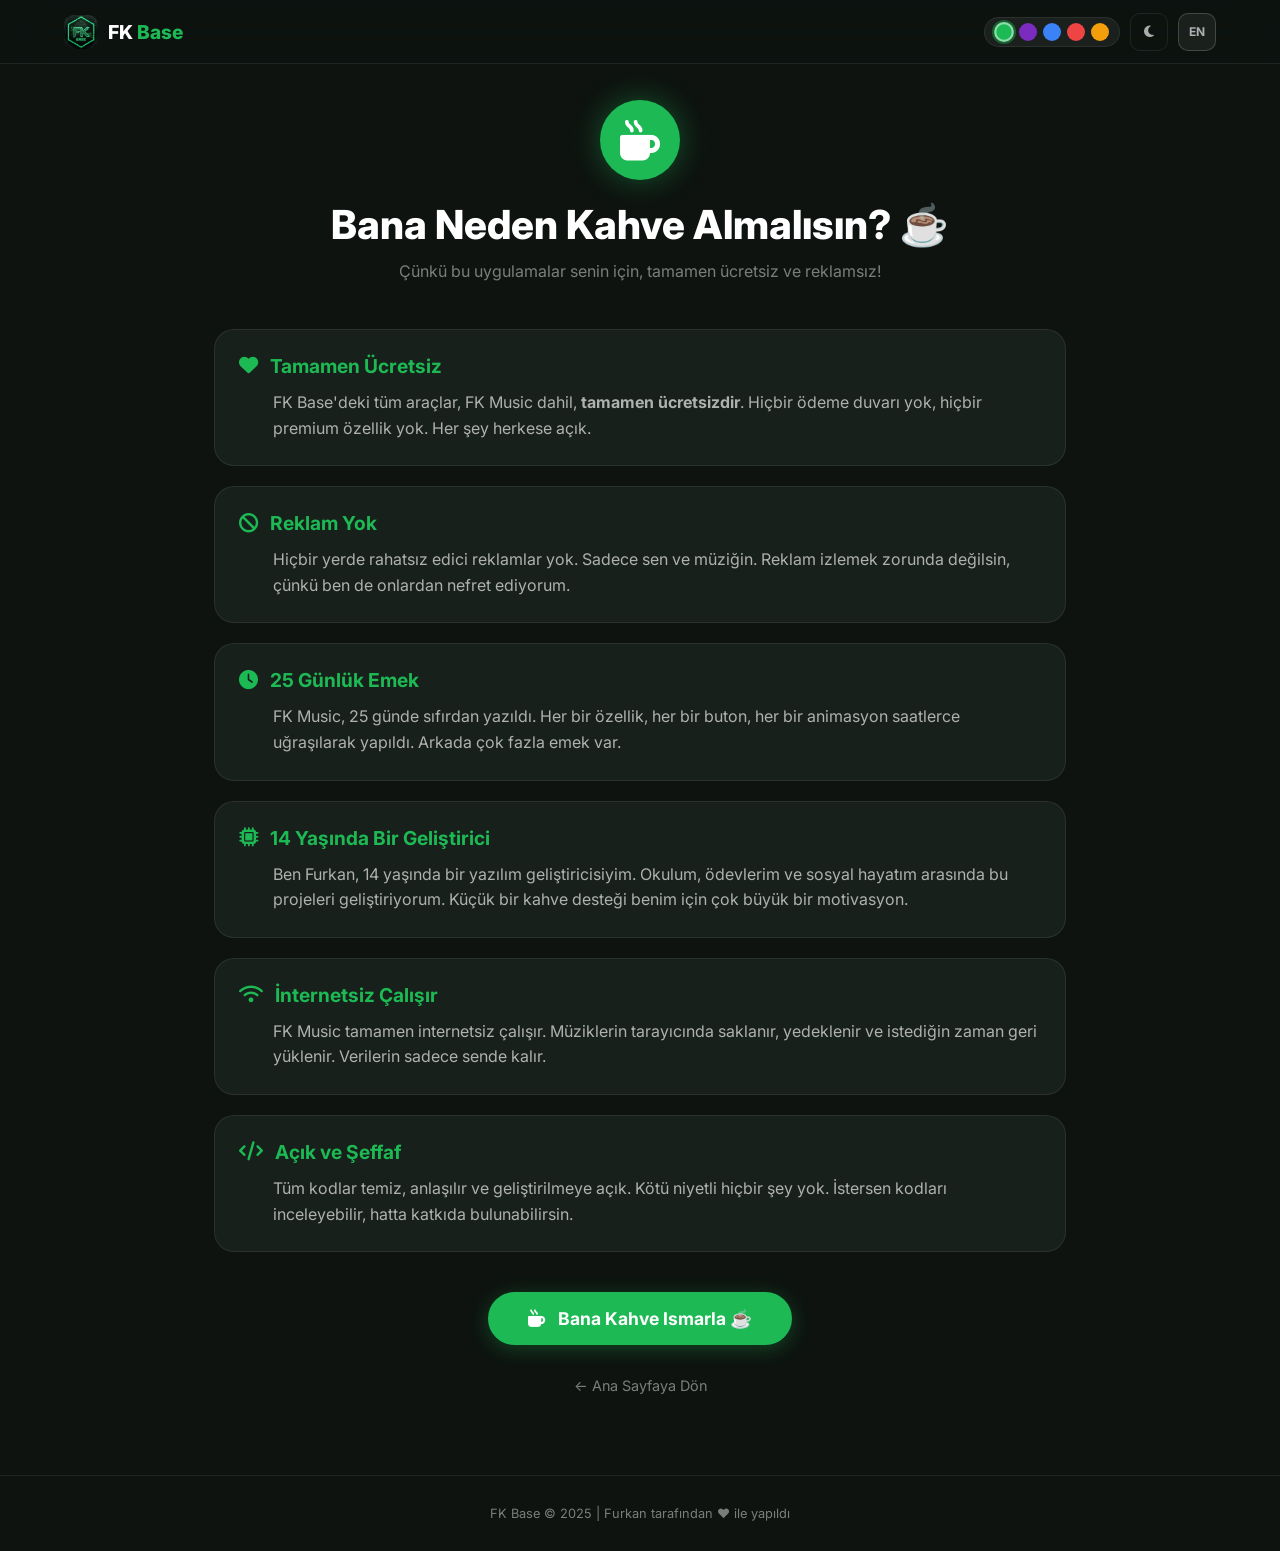
<file: Ana Sayfa/coffee.html>
<!DOCTYPE html>
<html lang="tr" data-theme="dark">
<head>
    <meta charset="UTF-8">
    <meta name="viewport" content="width=device-width, initial-scale=1.0">
    <title>FK Base - Bana Kahve Al</title>
    <link rel="preconnect" href="https://fonts.googleapis.com">
    <link rel="preconnect" href="https://fonts.gstatic.com" crossorigin>
    <link href="https://fonts.googleapis.com/css2?family=Inter:wght@300;400;500;600;700;800;900&display=swap" rel="stylesheet">
    <link rel="stylesheet" href="https://cdnjs.cloudflare.com/ajax/libs/font-awesome/6.5.1/css/all.min.css">
    <style>
        :root {
            --accent: #1DB954;
            --accent-rgb: 29,185,84;
            --accent-dim: rgba(29,185,84,0.15);
            --accent-glow: rgba(29,185,84,0.35);
            --bg: #0e1310;
            --card-bg: #18201b;
            --text: #ffffff;
            --text-muted: rgba(255,255,255,0.45);
            --text-subtle: rgba(255,255,255,0.65);
            --border: rgba(255,255,255,0.08);
            --hover: rgba(255,255,255,0.06);
            --btn-ghost-border: rgba(255,255,255,0.18);
            --tag-bg: rgba(255,255,255,0.06);
        }
        [data-theme="light"] {
            --bg: #f5f5f5;
            --card-bg: #ffffff;
            --text: #0e1310;
            --text-muted: rgba(0,0,0,0.45);
            --text-subtle: rgba(0,0,0,0.65);
            --border: rgba(0,0,0,0.1);
            --hover: rgba(0,0,0,0.05);
            --btn-ghost-border: rgba(0,0,0,0.18);
            --tag-bg: rgba(0,0,0,0.05);
        }
        * { margin: 0; padding: 0; box-sizing: border-box; }
        body {
            font-family: 'Inter', sans-serif;
            background: var(--bg);
            color: var(--text);
            min-height: 100vh;
            transition: all 0.3s ease;
        }
        .navbar {
            position: fixed;
            top: 0;
            left: 0;
            right: 0;
            background: rgba(14,19,16,0.85);
            backdrop-filter: blur(18px);
            border-bottom: 1px solid var(--border);
            height: 64px;
            display: flex;
            align-items: center;
            z-index: 100;
        }
        .nav-inner {
            max-width: 1200px;
            margin: 0 auto;
            width: 100%;
            padding: 0 24px;
            display: flex;
            align-items: center;
            justify-content: space-between;
        }
        .nav-logo {
            display: flex;
            align-items: center;
            gap: 10px;
            text-decoration: none;
            font-weight: 800;
            font-size: 1.2rem;
            color: var(--text);
        }
        .nav-logo img {
            width: 34px;
            height: 34px;
            border-radius: 9px;
        }
        .nav-controls {
            display: flex;
            align-items: center;
            gap: 10px;
        }
        .color-dots {
            display: flex;
            align-items: center;
            gap: 6px;
            padding: 5px 10px;
            background: var(--tag-bg);
            border-radius: 50px;
            border: 1px solid var(--border);
        }
        .color-dot {
            width: 18px;
            height: 18px;
            border-radius: 50%;
            cursor: pointer;
            border: 2px solid transparent;
            transition: transform 0.2s ease, border-color 0.2s ease;
        }
        .color-dot:hover { transform: scale(1.2); }
        .color-dot.active {
            border-color: rgba(255,255,255,0.5);
            box-shadow: 0 0 0 2px rgba(var(--accent-rgb), 0.4);
            transform: scale(1.1);
        }
        .theme-toggle {
            width: 38px;
            height: 38px;
            border-radius: 10px;
            border: 1px solid var(--border);
            background: transparent;
            color: var(--text-subtle);
            cursor: pointer;
            display: flex;
            align-items: center;
            justify-content: center;
            transition: all 0.2s;
        }
        .theme-toggle:hover {
            color: var(--text);
            background: var(--accent-dim);
            border-color: var(--accent);
            transform: rotate(15deg);
        }
        .lang-toggle {
            width: 38px;
            height: 38px;
            border-radius: 10px;
            border: 1px solid var(--btn-ghost-border);
            background: var(--hover);
            color: var(--text-subtle);
            cursor: pointer;
            display: flex;
            align-items: center;
            justify-content: center;
            font-size: 0.75rem;
            font-weight: 700;
            transition: all 0.2s;
            font-family: inherit;
        }
        .lang-toggle:hover {
            color: var(--text);
            background: var(--accent-dim);
            border-color: var(--accent);
            transform: scale(1.05);
        }
        .container {
            max-width: 900px;
            margin: 0 auto;
            padding: 100px 24px 80px;
        }
        .header {
            text-align: center;
            margin-bottom: 48px;
        }
        .header-icon {
            width: 80px;
            height: 80px;
            background: var(--accent);
            border-radius: 50%;
            display: flex;
            align-items: center;
            justify-content: center;
            margin: 0 auto 20px;
            font-size: 40px;
            color: #fff;
            box-shadow: 0 0 30px rgba(29,185,84,0.4);
        }
        h1 {
            font-size: 2.5rem;
            font-weight: 800;
            margin-bottom: 12px;
        }
        .sub {
            color: var(--text-muted);
            font-size: 1rem;
        }
        .reason-card {
            background: var(--card-bg);
            border: 1px solid var(--border);
            border-radius: 20px;
            padding: 24px;
            margin-bottom: 20px;
            transition: all 0.3s ease;
        }
        .reason-card:hover {
            transform: translateY(-3px);
            border-color: var(--accent);
        }
        .reason-title {
            display: flex;
            align-items: center;
            gap: 12px;
            font-size: 1.2rem;
            font-weight: 700;
            margin-bottom: 12px;
            color: var(--accent);
        }
        .reason-desc {
            color: var(--text-subtle);
            line-height: 1.6;
            padding-left: 34px;
        }
        .coffee-btn {
            display: block;
            width: fit-content;
            margin: 40px auto 20px;
            background: var(--accent);
            color: #fff;
            padding: 16px 40px;
            border-radius: 50px;
            text-decoration: none;
            font-weight: 700;
            font-size: 1.1rem;
            display: flex;
            align-items: center;
            gap: 12px;
            transition: all 0.3s ease;
            box-shadow: 0 4px 20px rgba(29,185,84,0.3);
        }
        .coffee-btn:hover {
            transform: scale(1.05);
            box-shadow: 0 8px 30px rgba(29,185,84,0.5);
        }
        .back-link {
            text-align: center;
            margin-top: 30px;
        }
        .back-link a {
            color: var(--text-muted);
            text-decoration: none;
            font-size: 0.9rem;
        }
        .back-link a:hover {
            color: var(--accent);
        }
        footer {
            text-align: center;
            padding: 30px;
            border-top: 1px solid var(--border);
            color: var(--text-muted);
            font-size: 0.8rem;
        }
        @media (max-width: 640px) {
            .container { padding: 80px 20px 60px; }
            h1 { font-size: 1.8rem; }
            .reason-desc { padding-left: 0; }
            .color-dots { gap: 4px; padding: 3px 6px; }
            .color-dot { width: 14px; height: 14px; }
        }
    </style>
</head>
<body data-theme="dark">

<nav class="navbar">
    <div class="nav-inner">
        <a href="main.html" class="nav-logo">
            <img src="assets/images/logo.png" alt="FK Base">
            <span>FK&nbsp;<em style="color:var(--accent);font-style:normal;">Base</em></span>
        </a>
        <div class="nav-controls">
            <div class="color-dots">
                <button class="color-dot active" data-color="#1DB954" data-rgb="29,185,84" style="background:#1DB954" title="Yeşil"></button>
                <button class="color-dot" data-color="#7b2cbf" data-rgb="123,44,191" style="background:#7b2cbf" title="Mor"></button>
                <button class="color-dot" data-color="#3b82f6" data-rgb="59,130,246" style="background:#3b82f6" title="Mavi"></button>
                <button class="color-dot" data-color="#ef4444" data-rgb="239,68,68" style="background:#ef4444" title="Kırmızı"></button>
                <button class="color-dot" data-color="#f59e0b" data-rgb="245,158,11" style="background:#f59e0b" title="Altın"></button>
            </div>
            <button class="theme-toggle" id="themeToggle"><i class="fa-solid fa-moon"></i></button>
            <button class="lang-toggle" id="langToggle">EN</button>
        </div>
    </div>
</nav>

<div class="container">
    <div class="header">
        <div class="header-icon">
            <i class="fa-solid fa-mug-hot"></i>
        </div>
        <h1 id="coffeeTitle">Bana Neden Kahve Almalısın? ☕</h1>
        <p id="coffeeSub" class="sub">Çünkü bu uygulamalar senin için, tamamen ücretsiz ve reklamsız!</p>
    </div>

    <div class="reason-card">
        <div class="reason-title" id="card1_title">
            <i class="fa-solid fa-heart"></i>
            <span>Tamamen Ücretsiz</span>
        </div>
        <div class="reason-desc" id="card1_desc">
            FK Base'deki tüm araçlar, FK Music dahil, <strong>tamamen ücretsizdir</strong>. Hiçbir ödeme duvarı yok, hiçbir premium özellik yok. Her şey herkese açık.
        </div>
    </div>

    <div class="reason-card">
        <div class="reason-title" id="card2_title">
            <i class="fa-solid fa-ban"></i>
            <span>Reklam Yok</span>
        </div>
        <div class="reason-desc" id="card2_desc">
            Hiçbir yerde rahatsız edici reklamlar yok. Sadece sen ve müziğin. Reklam izlemek zorunda değilsin, çünkü ben de onlardan nefret ediyorum.
        </div>
    </div>

    <div class="reason-card">
        <div class="reason-title" id="card3_title">
            <i class="fa-solid fa-clock"></i>
            <span>25 Günlük Emek</span>
        </div>
        <div class="reason-desc" id="card3_desc">
            FK Music, 25 günde sıfırdan yazıldı. Her bir özellik, her bir buton, her bir animasyon saatlerce uğraşılarak yapıldı. Arkada çok fazla emek var.
        </div>
    </div>

    <div class="reason-card">
        <div class="reason-title" id="card4_title">
            <i class="fa-solid fa-microchip"></i>
            <span>14 Yaşında Bir Geliştirici</span>
        </div>
        <div class="reason-desc" id="card4_desc">
            Ben Furkan, 14 yaşında bir yazılım geliştiricisiyim. Okulum, ödevlerim ve sosyal hayatım arasında bu projeleri geliştiriyorum. Küçük bir kahve desteği benim için çok büyük bir motivasyon.
        </div>
    </div>

    <div class="reason-card">
        <div class="reason-title" id="card5_title">
            <i class="fa-solid fa-wifi"></i>
            <span>İnternetsiz Çalışır</span>
        </div>
        <div class="reason-desc" id="card5_desc">
            FK Music tamamen internetsiz çalışır. Müziklerin tarayıcında saklanır, yedeklenir ve istediğin zaman geri yüklenir. Verilerin sadece sende kalır.
        </div>
    </div>

    <div class="reason-card">
        <div class="reason-title" id="card6_title">
            <i class="fa-solid fa-code"></i>
            <span>Açık ve Şeffaf</span>
        </div>
        <div class="reason-desc" id="card6_desc">
            Tüm kodlar temiz, anlaşılır ve geliştirilmeye açık. Kötü niyetli hiçbir şey yok. İstersen kodları inceleyebilir, hatta katkıda bulunabilirsin.
        </div>
    </div>

    <a href="https://www.buymeacoffee.com/fkbase" target="_blank" class="coffee-btn" id="coffeeBtn">
        <i class="fa-solid fa-mug-hot"></i> Bana Kahve Ismarla ☕
    </a>

    <div class="back-link">
        <a href="main.html" id="backLink">← Ana Sayfaya Dön</a>
    </div>
</div>

<footer>
    <p id="footerText">FK Base &copy; 2025 | Furkan tarafından ❤️ ile yapıldı</p>
</footer>

<script>
    // Dil çevirileri
    const translations = {
        tr: {
            title: 'Bana Neden Kahve Almalısın? ☕',
            subtitle: 'Çünkü bu uygulamalar senin için, tamamen ücretsiz ve reklamsız!',
            card1_title: 'Tamamen Ücretsiz',
            card1_desc: 'FK Base\'deki tüm araçlar, FK Music dahil, <strong>tamamen ücretsizdir</strong>. Hiçbir ödeme duvarı yok, hiçbir premium özellik yok. Her şey herkese açık.',
            card2_title: 'Reklam Yok',
            card2_desc: 'Hiçbir yerde rahatsız edici reklamlar yok. Sadece sen ve müziğin. Reklam izlemek zorunda değilsin, çünkü ben de onlardan nefret ediyorum.',
            card3_title: '25 Günlük Emek',
            card3_desc: 'FK Music, 25 günde sıfırdan yazıldı. Her bir özellik, her bir buton, her bir animasyon saatlerce uğraşılarak yapıldı. Arkada çok fazla emek var.',
            card4_title: '14 Yaşında Bir Geliştirici',
            card4_desc: 'Ben Furkan, 14 yaşında bir yazılım geliştiricisiyim. Okulum, ödevlerim ve sosyal hayatım arasında bu projeleri geliştiriyorum. Küçük bir kahve desteği benim için çok büyük bir motivasyon.',
            card5_title: 'İnternetsiz Çalışır',
            card5_desc: 'FK Music tamamen internetsiz çalışır. Müziklerin tarayıcında saklanır, yedeklenir ve istediğin zaman geri yüklenir. Verilerin sadece sende kalır.',
            card6_title: 'Açık ve Şeffaf',
            card6_desc: 'Tüm kodlar temiz, anlaşılır ve geliştirilmeye açık. Kötü niyetli hiçbir şey yok. İstersen kodları inceleyebilir, hatta katkıda bulunabilirsin.',
            btn_text: 'Bana Kahve Ismarla ☕',
            back_link: '← Ana Sayfaya Dön',
            footer_text: 'FK Base &copy; 2025 | Furkan tarafından ❤️ ile yapıldı'
        },
        en: {
            title: 'Why Should You Buy Me a Coffee? ☕',
            subtitle: 'Because these apps are for you, completely free and ad-free!',
            card1_title: 'Completely Free',
            card1_desc: 'All tools in FK Base, including FK Music, are <strong>completely free</strong>. No paywalls, no premium features. Everything is open to everyone.',
            card2_title: 'No Ads',
            card2_desc: 'No annoying ads anywhere. Just you and your music. You don\'t have to watch ads because I hate them too.',
            card3_title: '25 Days of Effort',
            card3_desc: 'FK Music was written from scratch in 25 days. Every feature, every button, every animation was made with hours of effort. There\'s a lot of work behind it.',
            card4_title: 'A 14-Year-Old Developer',
            card4_desc: 'I\'m Furkan, a 14-year-old software developer. I develop these projects between school, homework and social life. A small coffee support is a huge motivation for me.',
            card5_title: 'Works Offline',
            card5_desc: 'FK Music works completely offline. Your music is stored in your browser, backed up and restored whenever you want. Your data stays with you.',
            card6_title: 'Open & Transparent',
            card6_desc: 'All code is clean, understandable and open to development. Nothing malicious. You can inspect the code or even contribute.',
            btn_text: 'Buy Me a Coffee ☕',
            back_link: '← Back to Home',
            footer_text: 'FK Base &copy; 2025 | Made by Furkan with ❤️'
        }
    };

    // Renk haritası
    const COLORS = {
        '#1DB954': '29,185,84',
        '#7b2cbf': '123,44,191',
        '#3b82f6': '59,130,246',
        '#ef4444': '239,68,68',
        '#f59e0b': '245,158,11'
    };

    // Tema renklerini uygula
    function applyAccent(hex, rgb) {
        document.documentElement.style.setProperty('--accent', hex);
        document.documentElement.style.setProperty('--accent-rgb', rgb);
        document.documentElement.style.setProperty('--accent-dim', 'rgba(' + rgb + ',0.12)');
        document.documentElement.style.setProperty('--accent-glow', 'rgba(' + rgb + ',0.32)');
        document.querySelectorAll('.color-dot').forEach(dot => {
            dot.classList.toggle('active', dot.dataset.color === hex);
        });
    }

    // Dili uygula
    function applyLanguage(lang) {
        localStorage.setItem('fkbase-lang', lang);
        const t = translations[lang];
        if (!t) return;

        document.getElementById('coffeeTitle').textContent = t.title;
        document.getElementById('coffeeSub').textContent = t.subtitle;
        document.getElementById('card1_title').innerHTML = '<i class="fa-solid fa-heart"></i> <span>' + t.card1_title + '</span>';
        document.getElementById('card1_desc').innerHTML = t.card1_desc;
        document.getElementById('card2_title').innerHTML = '<i class="fa-solid fa-ban"></i> <span>' + t.card2_title + '</span>';
        document.getElementById('card2_desc').innerHTML = t.card2_desc;
        document.getElementById('card3_title').innerHTML = '<i class="fa-solid fa-clock"></i> <span>' + t.card3_title + '</span>';
        document.getElementById('card3_desc').innerHTML = t.card3_desc;
        document.getElementById('card4_title').innerHTML = '<i class="fa-solid fa-microchip"></i> <span>' + t.card4_title + '</span>';
        document.getElementById('card4_desc').innerHTML = t.card4_desc;
        document.getElementById('card5_title').innerHTML = '<i class="fa-solid fa-wifi"></i> <span>' + t.card5_title + '</span>';
        document.getElementById('card5_desc').innerHTML = t.card5_desc;
        document.getElementById('card6_title').innerHTML = '<i class="fa-solid fa-code"></i> <span>' + t.card6_title + '</span>';
        document.getElementById('card6_desc').innerHTML = t.card6_desc;
        document.getElementById('coffeeBtn').innerHTML = '<i class="fa-solid fa-mug-hot"></i> ' + t.btn_text;
        document.getElementById('backLink').innerHTML = t.back_link;
        document.getElementById('footerText').innerHTML = t.footer_text;

        const langToggle = document.getElementById('langToggle');
        if (langToggle) langToggle.textContent = lang === 'tr' ? 'EN' : 'TR';
    }

    // Tema (koyu/açık) uygula
    function applyTheme(theme) {
        document.documentElement.setAttribute('data-theme', theme);
        localStorage.setItem('fkbase-theme', theme);
        const themeIcon = document.querySelector('#themeToggle i');
        if (themeIcon) {
            themeIcon.className = theme === 'dark' ? 'fa-solid fa-moon' : 'fa-solid fa-sun';
        }
    }

    // Sayfa yüklendiğinde
    document.addEventListener('DOMContentLoaded', () => {
        // Dil yükle
        const savedLang = localStorage.getItem('fkbase-lang') || 'tr';
        applyLanguage(savedLang);

        // Tema yükle
        const savedTheme = localStorage.getItem('fkbase-theme') || 'dark';
        applyTheme(savedTheme);

        // Vurgu rengi yükle
        const savedAccent = localStorage.getItem('fkbase-accent') || '#1DB954';
        const rgb = COLORS[savedAccent] || '29,185,84';
        applyAccent(savedAccent, rgb);
    });

    // Tema butonu
    const themeToggle = document.getElementById('themeToggle');
    if (themeToggle) {
        themeToggle.addEventListener('click', () => {
            const current = document.documentElement.getAttribute('data-theme');
            const next = current === 'dark' ? 'light' : 'dark';
            applyTheme(next);
        });
    }

    // Dil butonu
    const langToggle = document.getElementById('langToggle');
    if (langToggle) {
        langToggle.addEventListener('click', () => {
            const current = localStorage.getItem('fkbase-lang') || 'tr';
            const next = current === 'tr' ? 'en' : 'tr';
            applyLanguage(next);
        });
    }

    // Renk seçiciler
    document.querySelectorAll('.color-dot').forEach(dot => {
        dot.addEventListener('click', () => {
            const hex = dot.dataset.color;
            const rgb = dot.dataset.rgb;
            applyAccent(hex, rgb);
            localStorage.setItem('fkbase-accent', hex);
        });
    });
</script>

</body>
</html>
</file>
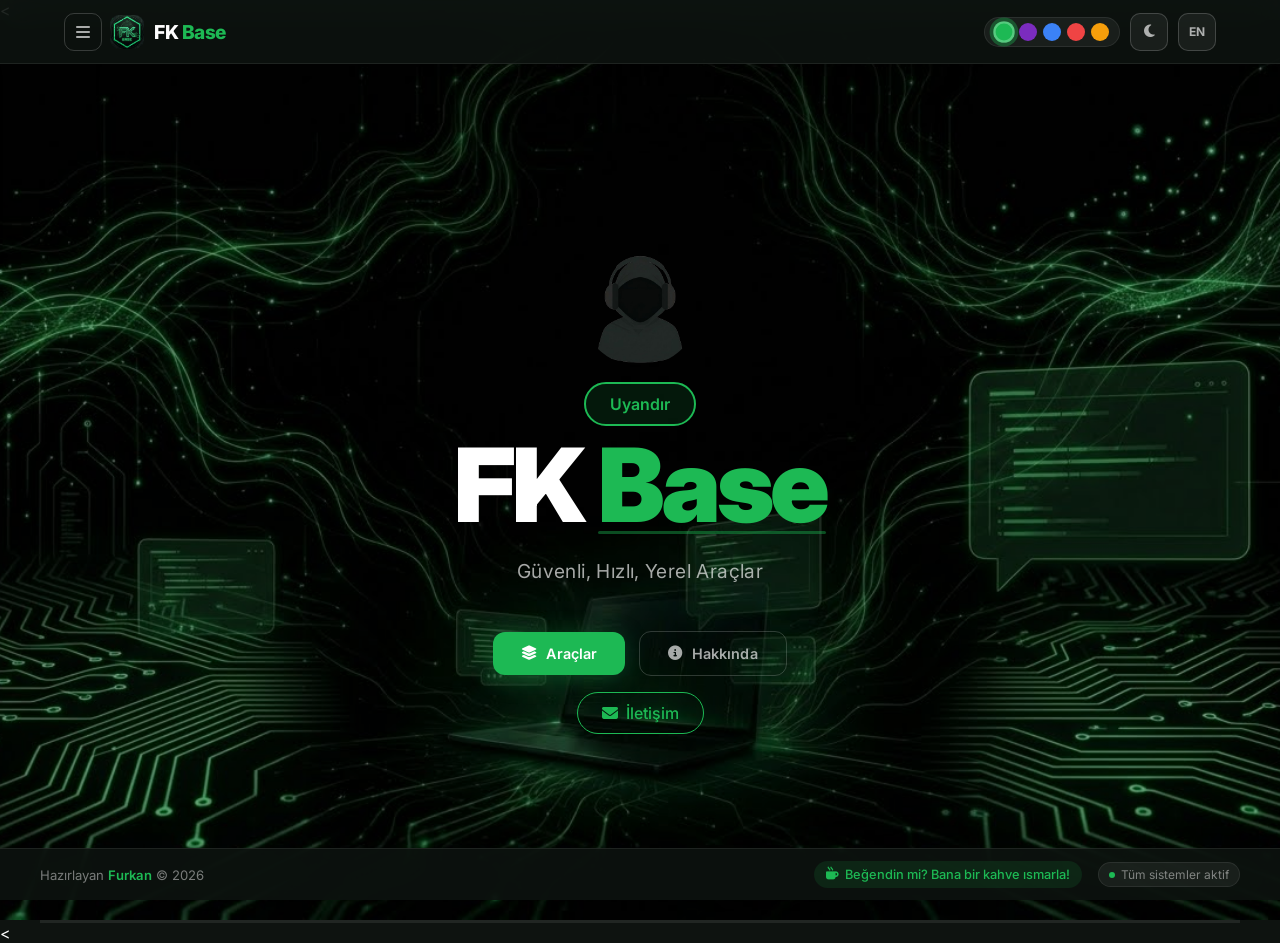
<file: Ana Sayfa/main.html>
<!DOCTYPE html>
<html lang="tr" data-theme="dark">
<head>
  <meta charset="UTF-8" />
  <meta name="viewport" content="width=device-width, initial-scale=1.0" />
  <title>FK Base</title>

  <!-- Google Fonts -->
  <link rel="preconnect" href="https://fonts.googleapis.com" />
  <link rel="preconnect" href="https://fonts.gstatic.com" crossorigin />
  <link href="https://fonts.googleapis.com/css2?family=Inter:wght@300;400;500;600;700;800;900&display=swap" rel="stylesheet" />

  <!-- Font Awesome -->
  <link rel="stylesheet" href="https://cdnjs.cloudflare.com/ajax/libs/font-awesome/6.5.1/css/all.min.css" />

  <style>
    /* ─── CSS Variables ─────────────────────────────────────────── */
    :root {
      --accent: #1DB954;
      --accent-rgb: 29, 185, 84;
      --accent-dim: rgba(29, 185, 84, 0.15);
      --accent-glow: rgba(29, 185, 84, 0.35);

      --bg: #0e1310;
      --bg-secondary: #111a13;
      --card-bg: #18201b;
      --card-border: rgba(255,255,255,0.06);
      --text: #ffffff;
      --text-muted: rgba(255,255,255,0.45);
      --text-subtle: rgba(255,255,255,0.65);
      --nav-bg: rgba(14,19,16,0.85);
      --divider: rgba(255,255,255,0.08);
      --tag-bg: rgba(255,255,255,0.06);
      --btn-ghost-border: rgba(255,255,255,0.18);
      --btn-ghost-hover: rgba(255,255,255,0.06);
      --dot-border: rgba(255,255,255,0.25);
      --scrollbar-track: #0e1310;
      --scrollbar-thumb: #2a3a2e;
      --hero-grid: rgba(255,255,255,0.025);
      --noise-opacity: 0.025;
      --hero-bg: none;
    }

    [data-theme="light"] {
      --bg: #f5f5f5;
      --bg-secondary: #ececec;
      --card-bg: #ffffff;
      --card-border: rgba(0,0,0,0.08);
      --text: #0e1310;
      --text-muted: rgba(14,19,16,0.45);
      --text-subtle: rgba(14,19,16,0.65);
      --nav-bg: rgba(245,245,245,0.88);
      --divider: rgba(0,0,0,0.08);
      --tag-bg: rgba(0,0,0,0.05);
      --btn-ghost-border: rgba(0,0,0,0.18);
      --btn-ghost-hover: rgba(0,0,0,0.05);
      --dot-border: rgba(0,0,0,0.2);
      --scrollbar-track: #f5f5f5;
      --scrollbar-thumb: #c8c8c8;
      --hero-grid: rgba(0,0,0,0.04);
      --noise-opacity: 0.018;
    }

    /* ─── Reset & Base ──────────────────────────────────────────── */
    *, *::before, *::after { box-sizing: border-box; margin: 0; padding: 0; }

    html { scroll-behavior: smooth; }
    body {
      font-family: 'Inter', sans-serif;
      background-color: var(--bg);
      color: var(--text);
      min-height: 100vh;
      overflow: hidden;
      transition: background-color 0.35s ease, color 0.35s ease;
      -webkit-font-smoothing: antialiased;
    }

    /* Scrollbar */
    ::-webkit-scrollbar { width: 6px; }
    ::-webkit-scrollbar-track { background: var(--scrollbar-track); }
    ::-webkit-scrollbar-thumb { background: var(--scrollbar-thumb); border-radius: 99px; }

    a { color: inherit; text-decoration: none; }

    /* ─── Noise Overlay ─────────────────────────────────────────── */
    body::before {
      content: '';
      position: fixed;
      inset: 0;
      background-image: url("data:image/svg+xml,%3Csvg viewBox='0 0 256 256' xmlns='http://www.w3.org/2000/svg'%3E%3Cfilter id='n'%3E%3CfeTurbulence type='fractalNoise' baseFrequency='0.9' numOctaves='4' stitchTiles='stitch'/%3E%3C/filter%3E%3Crect width='100%25' height='100%25' filter='url(%23n)'/%3E%3C/svg%3E");
      opacity: var(--noise-opacity);
      pointer-events: none;
      z-index: 0;
    }

    /* ─── NAVBAR ────────────────────────────────────────────────── */
    .navbar {
      position: fixed;
      top: 0; left: 0; right: 0;
      z-index: 100;
      background: var(--nav-bg);
      backdrop-filter: blur(18px) saturate(1.4);
      -webkit-backdrop-filter: blur(18px) saturate(1.4);
      border-bottom: 1px solid var(--divider);
      height: 64px;
      display: flex;
      align-items: center;
      transition: background 0.35s ease, border-color 0.35s ease;
    }

    .nav-inner {
      width: 100%;
      max-width: 1200px;
      margin: 0 auto;
      padding: 0 24px;
      display: flex;
      align-items: center;
      gap: 0;
    }

    /* Logo */
    .nav-logo {
      display: flex;
      align-items: center;
      gap: 10px;
      font-size: 1.2rem;
      font-weight: 800;
      letter-spacing: -0.5px;
      color: var(--text);
      flex-shrink: 0;
      transition: color 0.35s;
    }

    .nav-logo .logo-icon {
      width: 34px;
      height: 34px;
      background: var(--accent);
      border-radius: 9px;
      display: flex;
      align-items: center;
      justify-content: center;
      font-size: 0.85rem;
      color: #fff;
      font-weight: 900;
      letter-spacing: -1px;
      transition: background 0.35s ease, box-shadow 0.35s ease;
      box-shadow: 0 0 18px var(--accent-glow);
      flex-shrink: 0;
    }

    .nav-logo span em {
      color: var(--accent);
      font-style: normal;
      transition: color 0.35s;
    }

    /* Nav links */
    .nav-links {
      display: flex;
      align-items: center;
      gap: 4px;
      list-style: none;
      margin-left: 36px;
    }

    .nav-links a {
      display: flex;
      align-items: center;
      gap: 6px;
      font-size: 0.83rem;
      font-weight: 500;
      color: var(--text-subtle);
      padding: 6px 12px;
      border-radius: 8px;
      transition: color 0.2s, background 0.2s;
      letter-spacing: 0.01em;
    }

    .nav-links a:hover {
      color: var(--text);
      background: var(--btn-ghost-hover);
    }

    .nav-links a i { font-size: 0.78rem; }

    /* Spacer */
    .nav-spacer { flex: 1; }

    /* Controls */
    .nav-controls {
      display: flex;
      align-items: center;
      gap: 10px;
    }

    /* Color dots */
    .color-dots {
      display: flex;
      align-items: center;
      gap: 6px;
      padding: 5px 10px;
      background: var(--tag-bg);
      border-radius: 50px;
      border: 1px solid var(--divider);
    }

    .color-dot {
      width: 18px;
      height: 18px;
      border-radius: 50%;
      cursor: pointer;
      border: 2px solid transparent;
      transition: transform 0.2s ease, border-color 0.2s ease, box-shadow 0.2s ease;
      position: relative;
    }

    .color-dot:hover { transform: scale(1.25); }

    .color-dot.active {
      border-color: var(--dot-border);
      box-shadow: 0 0 0 3px rgba(var(--accent-rgb), 0.35);
      transform: scale(1.2);
    }

    /* Theme toggle */
    .theme-toggle {
      width: 38px;
      height: 38px;
      border-radius: 10px;
      border: 1px solid var(--btn-ghost-border);
      background: var(--btn-ghost-hover);
      color: var(--text-subtle);
      cursor: pointer;
      display: flex;
      align-items: center;
      justify-content: center;
      font-size: 0.9rem;
      transition: color 0.2s, background 0.2s, border-color 0.2s, transform 0.2s;
    }

    .theme-toggle:hover {
      color: var(--text);
      background: var(--accent-dim);
      border-color: var(--accent);
      transform: rotate(15deg);
    }

    /* Language toggle */
    .lang-toggle {
      width: 38px;
      height: 38px;
      border-radius: 10px;
      border: 1px solid var(--btn-ghost-border);
      background: var(--btn-ghost-hover);
      color: var(--text-subtle);
      cursor: pointer;
      display: flex;
      align-items: center;
      justify-content: center;
      font-size: 0.75rem;
      font-weight: 700;
      transition: color 0.2s, background 0.2s, border-color 0.2s, transform 0.2s;
      font-family: inherit;
    }

    .lang-toggle:hover {
      color: var(--text);
      background: var(--accent-dim);
      border-color: var(--accent);
      transform: scale(1.05);
    }

    /* Mobile menu btn */
    .mobile-menu-btn {
      display: flex;
      width: 38px;
      height: 38px;
      border-radius: 10px;
      border: 1px solid var(--btn-ghost-border);
      background: transparent;
      color: var(--text-subtle);
      cursor: pointer;
      align-items: center;
      justify-content: center;
      font-size: 1rem;
      transition: color 0.2s, background 0.2s;
    }

    .mobile-menu-btn:hover { color: var(--text); background: var(--btn-ghost-hover); }

    /* ─── HERO ──────────────────────────────────────────────────── */
    .hero {
      position: relative;
      min-height: 100vh;
      display: flex;
      align-items: center;
      justify-content: center;
      text-align: center;
      padding: 120px 24px 80px;
      overflow: hidden;
      background-image: var(--hero-bg);
      background-size: cover;
      background-position: center bottom;
      background-repeat: no-repeat;
    }

    .hero::before {
      content: '';
      position: absolute;
      inset: 0;
      background: rgba(0,0,0,0.3);
      z-index: 0;
    }

    [data-theme="light"] .hero::before {
      background: rgba(255,255,255,0.5);
    }

    .hero::after {
      display: none;
    }

    /* Accent glow orb */
    .hero::after {
      content: '';
      position: absolute;
      top: 50%;
      left: 50%;
      transform: translate(-50%, -50%);
      width: 600px;
      height: 600px;
      background: radial-gradient(circle, var(--accent-glow) 0%, transparent 65%);
      pointer-events: none;
      transition: background 0.35s ease;
      animation: orbPulse 6s ease-in-out infinite;
    }

    @keyframes orbPulse {
      0%, 100% { opacity: 0.6; transform: translate(-50%, -50%) scale(1); }
      50% { opacity: 1; transform: translate(-50%, -50%) scale(1.12); }
    }

    .hero-content {
      position: relative;
      z-index: 1;
      max-width: 720px;
    }

    .hero-badge {
      display: inline-flex;
      align-items: center;
      gap: 7px;
      font-size: 0.72rem;
      font-weight: 600;
      letter-spacing: 0.12em;
      text-transform: uppercase;
      color: var(--accent);
      background: var(--accent-dim);
      border: 1px solid rgba(var(--accent-rgb), 0.3);
      padding: 5px 14px;
      border-radius: 50px;
      margin-bottom: 28px;
      transition: all 0.35s;
    }

    .hero-badge i { font-size: 0.7rem; animation: blink 2s ease-in-out infinite; }

    @keyframes blink {
      0%, 100% { opacity: 1; }
      50% { opacity: 0.35; }
    }

    .hero-title {
      font-size: clamp(3.2rem, 8vw, 6.5rem);
      font-weight: 900;
      letter-spacing: -0.04em;
      line-height: 1;
      margin-bottom: 20px;
      color: var(--text);
      transition: color 0.35s;
    }

    .hero-title .accent-text {
      color: var(--accent);
      transition: color 0.35s;
      display: inline-block;
      position: relative;
    }

    .hero-title .accent-text::after {
      content: '';
      position: absolute;
      bottom: 2px;
      left: 0; right: 0;
      height: 3px;
      background: var(--accent);
      border-radius: 2px;
      opacity: 0.4;
      transition: background 0.35s;
    }

    .hero-subtitle {
      font-size: clamp(1rem, 2.5vw, 1.2rem);
      font-weight: 400;
      color: var(--text-subtle);
      margin-bottom: 44px;
      line-height: 1.6;
      letter-spacing: 0.02em;
      transition: color 0.35s;
    }

    .hero-cta {
      display: flex;
      align-items: center;
      justify-content: center;
      gap: 14px;
      flex-wrap: wrap;
    }

    .btn-primary {
      display: inline-flex;
      align-items: center;
      gap: 9px;
      font-family: 'Inter', sans-serif;
      font-size: 0.9rem;
      font-weight: 600;
      padding: 13px 28px;
      border-radius: 12px;
      border: none;
      background: var(--accent);
      color: #fff;
      cursor: pointer;
      transition: filter 0.2s, transform 0.2s, box-shadow 0.2s;
      box-shadow: 0 4px 24px var(--accent-glow);
      letter-spacing: 0.01em;
    }

    .btn-primary:hover {
      filter: brightness(1.12);
      transform: translateY(-2px);
      box-shadow: 0 8px 32px var(--accent-glow);
    }

    .btn-primary:active { transform: translateY(0); filter: brightness(0.95); }

    .btn-ghost {
      display: inline-flex;
      align-items: center;
      gap: 9px;
      font-family: 'Inter', sans-serif;
      font-size: 0.9rem;
      font-weight: 600;
      padding: 13px 28px;
      border-radius: 12px;
      border: 1px solid var(--btn-ghost-border);
      background: transparent;
      color: var(--text-subtle);
      cursor: pointer;
      transition: color 0.2s, background 0.2s, border-color 0.2s, transform 0.2s;
      letter-spacing: 0.01em;
    }

    .btn-ghost:hover {
      color: var(--text);
      background: var(--btn-ghost-hover);
      border-color: rgba(var(--accent-rgb), 0.4);
      transform: translateY(-2px);
    }

    /* ─── SECTION ───────────────────────────────────────────────── */
    .section {
      position: relative;
      z-index: 1;
      max-width: 1200px;
      margin: 0 auto;
      padding: 100px 24px;
    }

    .section-header {
      margin-bottom: 56px;
    }

    .section-label {
      display: inline-flex;
      align-items: center;
      gap: 8px;
      font-size: 0.7rem;
      font-weight: 700;
      letter-spacing: 0.14em;
      text-transform: uppercase;
      color: var(--accent);
      margin-bottom: 14px;
      transition: color 0.35s;
    }

    .section-label::before {
      content: '';
      width: 20px;
      height: 2px;
      background: var(--accent);
      border-radius: 2px;
      transition: background 0.35s;
    }

    .section-title {
      font-size: clamp(1.8rem, 4vw, 2.6rem);
      font-weight: 800;
      letter-spacing: -0.03em;
      color: var(--text);
      transition: color 0.35s;
      line-height: 1.15;
    }

    .section-title span { color: var(--accent); transition: color 0.35s; }

    .section-desc {
      margin-top: 12px;
      font-size: 0.95rem;
      color: var(--text-muted);
      max-width: 480px;
      line-height: 1.7;
      transition: color 0.35s;
    }

    /* ─── TOOL GRID ─────────────────────────────────────────────── */
    .tool-grid {
      display: grid;
      grid-template-columns: repeat(auto-fill, minmax(320px, 1fr));
      gap: 20px;
    }

    .tool-card {
      background: var(--card-bg);
      border: 1px solid var(--card-border);
      border-radius: 18px;
      padding: 28px;
      cursor: pointer;
      position: relative;
      overflow: hidden;
      transition:
        background 0.35s ease,
        border-color 0.28s ease,
        transform 0.28s cubic-bezier(.34,1.56,.64,1),
        box-shadow 0.28s ease;
      display: flex;
      flex-direction: column;
      gap: 0;
    }

    /* Card shimmer line */
    .tool-card::before {
      content: '';
      position: absolute;
      top: 0; left: 0; right: 0;
      height: 1px;
      background: linear-gradient(90deg, transparent, rgba(var(--accent-rgb), 0.6), transparent);
      opacity: 0;
      transition: opacity 0.28s ease;
    }

    /* Card glow blob */
    .tool-card::after {
      content: '';
      position: absolute;
      top: -80px;
      left: -60px;
      width: 220px;
      height: 220px;
      background: radial-gradient(circle, var(--accent-glow) 0%, transparent 70%);
      opacity: 0;
      pointer-events: none;
      transition: opacity 0.35s ease;
    }

    .tool-card:hover {
      transform: translateY(-5px);
      border-color: rgba(var(--accent-rgb), 0.45);
      box-shadow: 0 8px 40px rgba(var(--accent-rgb), 0.18), 0 0 0 1px rgba(var(--accent-rgb), 0.12);
    }

    .tool-card:hover::before { opacity: 1; }
    .tool-card:hover::after { opacity: 1; }

    /* Card inner content above pseudo-elements */
    .card-icon-wrap,
    .card-body,
    .card-footer { position: relative; z-index: 1; }

    .card-icon-wrap {
      width: 54px;
      height: 54px;
      border-radius: 14px;
      background: var(--accent-dim);
      border: 1px solid rgba(var(--accent-rgb), 0.2);
      display: flex;
      align-items: center;
      justify-content: center;
      font-size: 1.35rem;
      color: var(--accent);
      margin-bottom: 22px;
      transition: background 0.35s, border-color 0.35s, color 0.35s, transform 0.28s, box-shadow 0.28s;
      flex-shrink: 0;
    }

    .tool-card:hover .card-icon-wrap {
      transform: scale(1.08) rotate(-4deg);
      box-shadow: 0 0 20px var(--accent-glow);
    }

    .card-body { flex: 1; }

    .card-name {
      font-size: 1.05rem;
      font-weight: 700;
      color: var(--text);
      margin-bottom: 8px;
      letter-spacing: -0.01em;
      transition: color 0.35s;
    }

    .card-desc {
      font-size: 0.85rem;
      color: var(--text-muted);
      line-height: 1.65;
      transition: color 0.35s;
    }

    .card-footer {
      margin-top: 22px;
      display: flex;
      align-items: center;
      justify-content: space-between;
    }

    .card-tag {
      font-size: 0.68rem;
      font-weight: 600;
      letter-spacing: 0.08em;
      text-transform: uppercase;
      color: var(--accent);
      background: var(--accent-dim);
      border: 1px solid rgba(var(--accent-rgb), 0.2);
      padding: 3px 10px;
      border-radius: 50px;
      transition: all 0.35s;
    }

    .card-arrow {
      width: 30px;
      height: 30px;
      border-radius: 8px;
      border: 1px solid var(--card-border);
      display: flex;
      align-items: center;
      justify-content: center;
      color: var(--text-muted);
      font-size: 0.75rem;
      transition: background 0.2s, border-color 0.2s, color 0.2s, transform 0.2s;
    }

    .tool-card:hover .card-arrow {
      background: var(--accent);
      border-color: var(--accent);
      color: #fff;
      transform: translate(2px, -2px);
    }

    /* ─── DIVIDER ───────────────────────────────────────────────── */
    .section-divider {
      width: 100%;
      height: 1px;
      background: var(--divider);
      max-width: 1200px;
      margin: 0 auto;
      padding: 0 24px;
      transition: background 0.35s;
    }

    /* ─── STATS BAR ─────────────────────────────────────────────── */
    .stats-bar {
      display: grid;
      grid-template-columns: repeat(3, 1fr);
      gap: 1px;
      background: var(--divider);
      border-radius: 16px;
      overflow: hidden;
      border: 1px solid var(--card-border);
      margin-bottom: 80px;
    }

    .stat-item {
      background: var(--card-bg);
      padding: 28px 32px;
      text-align: center;
      transition: background 0.35s;
    }

    .stat-value {
      font-size: 2.2rem;
      font-weight: 900;
      color: var(--accent);
      letter-spacing: -0.04em;
      line-height: 1;
      margin-bottom: 6px;
      transition: color 0.35s;
    }

    .stat-label {
      font-size: 0.78rem;
      font-weight: 500;
      color: var(--text-muted);
      letter-spacing: 0.04em;
      transition: color 0.35s;
    }

    /* ─── FOOTER ────────────────────────────────────────────────── */
    footer {
      position: fixed;
      bottom: 0;
      left: 0;
      right: 0;
      z-index: 100;
      border-top: 1px solid var(--divider);
      padding: 12px 24px;
      background: var(--nav-bg);
      backdrop-filter: blur(18px) saturate(1.4);
      -webkit-backdrop-filter: blur(18px) saturate(1.4);
      transition: border-color 0.35s, background 0.35s;
    }

    .footer-inner {
      max-width: 1200px;
      margin: 0 auto;
      display: flex;
      align-items: center;
      justify-content: space-between;
      flex-wrap: wrap;
      gap: 14px;
    }

    .footer-left {
      display: flex;
      align-items: center;
      gap: 10px;
    }

    .footer-logo {
      width: 28px;
      height: 28px;
      background: var(--accent);
      border-radius: 7px;
      display: flex;
      align-items: center;
      justify-content: center;
      font-size: 0.7rem;
      color: #fff;
      font-weight: 900;
      letter-spacing: -1px;
      transition: background 0.35s;
    }

    .footer-copy {
      font-size: 0.82rem;
      color: var(--text-muted);
      transition: color 0.35s;
    }

    .footer-copy strong { color: var(--accent); font-weight: 600; transition: color 0.35s; }

    .footer-right {
      display: flex;
      align-items: center;
      gap: 16px;
    }

    .footer-link {
      font-size: 0.8rem;
      color: var(--text-muted);
      transition: color 0.2s;
    }

    .footer-link:hover { color: var(--accent); }

    .footer-status {
      display: flex;
      align-items: center;
      gap: 6px;
      font-size: 0.75rem;
      color: var(--text-muted);
      padding: 4px 10px;
      background: var(--tag-bg);
      border-radius: 50px;
      border: 1px solid var(--divider);
    }

    .status-dot {
      width: 6px;
      height: 6px;
      border-radius: 50%;
      background: #1DB954;
      animation: statusPulse 2.5s ease-in-out infinite;
      flex-shrink: 0;
    }

    @keyframes statusPulse {
      0%, 100% { opacity: 1; box-shadow: 0 0 0 0 rgba(29,185,84,0.5); }
      50% { opacity: 0.8; box-shadow: 0 0 0 5px rgba(29,185,84,0); }
    }

    /* ─── MOBILE ────────────────────────────────────────────────── */
    @media (max-width: 768px) {
      .nav-links { display: none; }
      .mobile-menu-btn { display: flex; }
      .color-dots { gap: 5px; padding: 4px 8px; }
      .color-dot { width: 16px; height: 16px; }
      .tool-grid { grid-template-columns: 1fr; }
      .stats-bar { grid-template-columns: 1fr; }
      .footer-inner { justify-content: center; text-align: center; }
      .footer-right { justify-content: center; }
      .hero { padding: 100px 20px 60px; }
    }

    @media (max-width: 480px) {
      .nav-controls { gap: 6px; }
      .hero-cta { flex-direction: column; }
      .btn-primary, .btn-ghost { width: 100%; justify-content: center; }
    }

    /* ─── Reveal animation ──────────────────────────────────────── */
    .reveal {
      opacity: 0;
      transform: translateY(28px);
      transition: opacity 0.6s ease, transform 0.6s ease;
    }

    .reveal.visible {
      opacity: 1;
      transform: translateY(0);
    }

    .reveal-delay-1 { transition-delay: 0.1s; }
    .reveal-delay-2 { transition-delay: 0.2s; }
    .reveal-delay-3 { transition-delay: 0.3s; }
    .reveal-delay-4 { transition-delay: 0.4s; }
    .reveal-delay-5 { transition-delay: 0.5s; }
    .reveal-delay-6 { transition-delay: 0.6s; }
  
    /* ─── SIDEBAR ─────────────────────────────────────────────── */
    .sidebar-overlay {
      position: fixed;
      inset: 0;
      background: rgba(0,0,0,0.4);
      z-index: 200;
      display: none;
      transition: opacity 0.3s ease;
    }

    .sidebar-overlay.show {
      display: block;
    }

    .sidebar {
      position: fixed;
      top: 0;
      left: -240px;
      width: 220px;
      height: auto;
      min-height: 200px;
      background: var(--card-bg);
      border-right: 1px solid var(--divider);
      border-bottom-right-radius: 16px;
      z-index: 201;
      transition: left 0.3s cubic-bezier(0.4, 0, 0.2, 1);
      display: flex;
      flex-direction: column;
      padding: 12px 0;
      margin-top: 64px;
      box-shadow: 4px 4px 20px rgba(0,0,0,0.2);
    }

    .sidebar.show {
      left: 0;
    }

    .sidebar-header {
      display: flex;
      align-items: center;
      justify-content: space-between;
      padding: 12px 16px;
      border-bottom: 1px solid var(--divider);
      font-weight: 700;
      color: var(--text);
      font-size: 0.9rem;
    }

    .sidebar-close {
      background: none;
      border: none;
      color: var(--text-muted);
      cursor: pointer;
      font-size: 1rem;
      padding: 4px 8px;
      border-radius: 6px;
      transition: color 0.2s;
    }

    .sidebar-close:hover {
      color: var(--text);
    }

    .sidebar-menu {
      display: flex;
      flex-direction: column;
      padding: 8px 0;
    }

    .sidebar-link {
      display: flex;
      align-items: center;
      gap: 12px;
      padding: 10px 16px;
      color: var(--text-subtle);
      font-size: 0.85rem;
      font-weight: 500;
      transition: color 0.2s, background 0.2s;
      text-decoration: none;
    }

    .sidebar-link:hover {
      color: var(--accent);
      background: var(--accent-dim);
    }

    .sidebar-link i {
      width: 20px;
      text-align: center;
      font-size: 0.9rem;
    }

    .sidebar-lang-btn {
      width: 100%;
      padding: 8px;
      border-radius: 8px;
      border: 1px solid var(--divider);
      background: var(--tag-bg);
      color: var(--text-subtle);
      cursor: pointer;
      font-weight: 600;
      font-size: 0.85rem;
      transition: all 0.2s;
      font-family: inherit;
    }

    .sidebar-lang-btn:hover {
      color: var(--accent);
      border-color: var(--accent);
      background: var(--accent-dim);
    }

    /* ─── PAGE SECTIONS ────────────────────────────────────────── */
    .page-section {
      display: none;
      min-height: calc(100vh - 64px - 60px);
      padding-top: 64px;
      padding-bottom: 60px;
    }

    .page-section.active {
      display: block;
    }

    /* ─── THOUGHT BUBBLE (hero welcome) ────────────────────────── */
    .thought-bubble-wrapper {
      position: relative;
      display: inline-block;
      margin-bottom: 8px;
    }

    .thought-bubble {
      position: absolute;
      bottom: calc(100% + 18px);
      left: 50%;
      transform: translateX(-50%);
      background: var(--card-bg);
      color: var(--text);
      border: 2px solid var(--accent);
      border-radius: 20px;
      padding: 10px 18px;
      font-size: 0.85rem;
      font-weight: 500;
      white-space: normal;
      word-wrap: break-word;
      text-align: center;
      max-width: 260px;
      width: max-content;
      line-height: 1.45;
      pointer-events: none;
      z-index: 10;
      box-shadow: 0 4px 20px rgba(0,0,0,0.25);
      opacity: 1;
      transition: opacity 0.6s ease;
    }

    /* Tail pointing downward toward the character */
    .thought-bubble::after {
      content: '';
      position: absolute;
      top: 100%;
      left: 50%;
      transform: translateX(-50%);
      width: 0;
      height: 0;
      border-left: 9px solid transparent;
      border-right: 9px solid transparent;
      border-top: 9px solid var(--accent);
    }

    .thought-bubble::before {
      content: '';
      position: absolute;
      top: 100%;
      left: 50%;
      transform: translateX(-50%);
      width: 0;
      height: 0;
      border-left: 7px solid transparent;
      border-right: 7px solid transparent;
      border-top: 7px solid var(--card-bg);
      z-index: 1;
      margin-top: -2px;
    }

    .thought-bubble.fade-out {
      opacity: 0;
    }

    /* ─── CORNER CHARACTER ──────────────────────────────────────── */
    .corner-character {
      position: fixed;
      bottom: 20px;
      right: 20px;
      width: 70px;
      height: 70px;
      border-radius: 50%;
      object-fit: cover;
      cursor: pointer;
      z-index: 999;
      box-shadow: 0 4px 15px rgba(0,0,0,0.25);
      border: 2px solid var(--accent);
      transition: transform 0.2s ease, box-shadow 0.2s ease;
      display: none;
    }

    .corner-character:hover {
      transform: scale(1.1);
      box-shadow: 0 6px 22px rgba(0,0,0,0.35);
    }

    /* ─── CORNER SPEECH BUBBLE ──────────────────────────────────── */
    .corner-bubble {
      position: fixed;
      background: var(--card-bg);
      color: var(--text);
      border: 2px solid var(--accent);
      border-radius: 16px;
      padding: 10px 16px;
      font-size: 0.8rem;
      font-weight: 500;
      max-width: 220px;
      white-space: normal;
      word-wrap: break-word;
      text-align: center;
      line-height: 1.4;
      box-shadow: 0 4px 18px rgba(0,0,0,0.22);
      z-index: 1000;
      pointer-events: none;
      opacity: 1;
      transition: opacity 0.4s ease;
    }

    /* Tail pointing bottom-right toward character */
    .corner-bubble::after {
      content: '';
      position: absolute;
      bottom: -9px;
      right: 18px;
      width: 0;
      height: 0;
      border-left: 8px solid transparent;
      border-right: 8px solid transparent;
      border-top: 9px solid var(--accent);
    }

    .corner-bubble::before {
      content: '';
      position: absolute;
      bottom: -6px;
      right: 19px;
      width: 0;
      height: 0;
      border-left: 7px solid transparent;
      border-right: 7px solid transparent;
      border-top: 7px solid var(--card-bg);
      z-index: 1;
    }

    .corner-bubble.fade-out {
      opacity: 0;
    }

    .corner-bubble.permanent {
      opacity: 1 !important;
      animation: none;
    }

    .btn-contact:hover {
      background: var(--accent-dim);
      transform: translateY(-2px);
    }
  </style>
</head>
<body>

<!-- ═══ NAVBAR ═══════════════════════════════════════════════════ -->
<<nav class="navbar" role="navigation">
  <div class="nav-inner">

    <!-- Sidebar toggle (SOLDA) -->
    <button class="mobile-menu-btn" id="sidebarToggle" data-i18n-aria="nav.menuAria" aria-label="Menüyü aç" style="display:flex; margin-right:8px;">
      <i class="fa-solid fa-bars"></i>
    </button>

    <!-- Logo -->
    <a href="#" class="nav-logo" data-i18n-aria="nav.logoAria" aria-label="FK Base Ana Sayfa" onclick="showSection('home'); return false;">
      <img src="assets/images/logo.png" alt="FK Base" style="width: 34px; height: 34px; border-radius: 9px; object-fit: cover;">
      <span data-i18n="nav.logo">FK&nbsp;<em>Base</em></span>
    </a>

    <div class="nav-spacer"></div>

    <!-- Controls -->
    <div class="nav-controls">
      <div class="color-dots">
        <button class="color-dot active" data-color="#1DB954" data-rgb="29,185,84" style="background:#1DB954" data-i18n-title="color.green" title="Yeşil"></button>
        <button class="color-dot" data-color="#7b2cbf" data-rgb="123,44,191" style="background:#7b2cbf" data-i18n-title="color.purple" title="Mor"></button>
        <button class="color-dot" data-color="#3b82f6" data-rgb="59,130,246" style="background:#3b82f6" data-i18n-title="color.blue" title="Mavi"></button>
        <button class="color-dot" data-color="#ef4444" data-rgb="239,68,68" style="background:#ef4444" data-i18n-title="color.red" title="Kırmızı"></button>
        <button class="color-dot" data-color="#f59e0b" data-rgb="245,158,11" style="background:#f59e0b" data-i18n-title="color.gold" title="Altın"></button>
      </div>

      <button class="theme-toggle" id="themeToggle" title="Açık temaya geç">
        <i class="fa-solid fa-moon" id="themeIcon"></i>
      </button>

      <button class="lang-toggle" id="langToggle" data-i18n-title="nav.langTitle" title="Dili değiştir">
        EN
      </button>
    </div>
  </div>
</nav>

<!-- ═══ SIDEBAR OVERLAY ═══════════════════════════════════════════ -->
<div class="sidebar-overlay" id="sidebarOverlay" onclick="closeSidebar()"></div>

<!-- ═══ SIDEBAR ════════════════════════════════════════════════════ -->
<div class="sidebar" id="sidebar">
  <div class="sidebar-header">
    <div style="display: flex; align-items: center; gap: 8px;">
      <img src="assets/images/logo.png" alt="FK Base" style="width: 24px; height: 24px; border-radius: 6px; object-fit: cover;">
      <span data-i18n="sidebar.title">FK Base</span>
    </div>
    <button class="sidebar-close" onclick="closeSidebar()"><i class="fa-solid fa-xmark"></i></button>
  </div>
  <div class="sidebar-menu">
    <a href="#" onclick="showSection('home'); closeSidebar(); return false;" class="sidebar-link">  
      <i class="fa-solid fa-house"></i> <span data-i18n="sidebar.home">Ana Sayfa</span>
    </a>
    <a href="#" onclick="showSection('araclar'); closeSidebar(); return false;" class="sidebar-link">
      <i class="fa-solid fa-layer-group"></i> <span data-i18n="sidebar.tools">Araçlar</span>
    </a>
    <a href="#" onclick="showSection('hakkinda'); closeSidebar(); return false;" class="sidebar-link">
      <i class="fa-solid fa-circle-info"></i> <span data-i18n="sidebar.about">Hakkında</span>
    </a>
<a href="#" onclick="showSection('iletisim'); closeSidebar(); return false;" class="sidebar-link">
    <i class="fa-solid fa-envelope"></i> <span data-i18n="sidebar.contact">İletişim</span>
</a>
<a href="#" onclick="showSection('ayarlar'); closeSidebar(); return false;" class="sidebar-link">
    <i class="fa-solid fa-gear"></i> <span data-i18n="sidebar.settings">Ayarlar</span>
</a>
<a href="coffee.html" class="sidebar-link" style="color: var(--accent); background: var(--accent-dim); margin: 4px 16px; border-radius: 30px;">
    <i class="fa-solid fa-mug-hot"></i> <span data-i18n="sidebar.coffee">Bana Kahve Al</span>
</a>
  </div>
  <div style="margin-top: auto; padding: 12px 16px; border-top: 1px solid var(--divider);">
    <button class="sidebar-lang-btn" id="sidebarLangToggle" data-i18n="sidebar.lang">English</button>
  </div>
</div>

<!-- ═══ HERO ══════════════════════════════════════════════════════ -->
<section class="hero" role="banner">
  <div class="hero-content">
    <!-- Character wrapped in a positioning container for the thought bubble -->
    <div class="thought-bubble-wrapper" id="heroBubbleAnchor">
      <img id="heroCharImg" src="assets/images/karakter1.png" alt="" style="width: 120px; height: 120px; border-radius: 50%; object-fit: cover; display: block; margin: 0 auto;">
    </div>
    <h1 class="hero-title">
      FK&nbsp;<span class="accent-text">Base</span>
    </h1>
    <p class="hero-subtitle" data-i18n="hero.subtitle">
      Güvenli, Hızlı, Yerel Araçlar
    </p>
    <div class="hero-cta">
      <a href="#" onclick="showSection('araclar'); return false;" class="btn-primary">
        <i class="fa-solid fa-layer-group"></i> <span data-i18n="hero.btnTools">Araçlar</span>
      </a>
      <a href="#" onclick="showSection('hakkinda'); return false;" class="btn-ghost">
        <i class="fa-solid fa-circle-info"></i> <span data-i18n="hero.btnAbout">Hakkında</span>
      </a>
    </div>
    <div style="display: flex; justify-content: center; margin-top: 16px;">
      <a href="#" onclick="showSection('iletisim'); return false;" class="btn-contact" style="display: inline-flex; align-items: center; gap: 8px; background: transparent; border: 1px solid var(--accent); color: var(--accent); padding: 10px 24px; border-radius: 50px; text-decoration: none; font-weight: 500; transition: all 0.2s;">
        <i class="fa-solid fa-envelope"></i> <span data-i18n="hero.btnContact">İletişim</span>
      </a>
    </div>
  </div>
</section>


<!-- ═══ TOOLS SECTION ═════════════════════════════════════════════ -->
<div class="page-section" id="page-araclar">
  <section class="section" id="araclar">

    <!-- Stats -->
    <div class="stats-bar reveal">
      <div class="stat-item">
        <div class="stat-value">6</div>
        <div class="stat-label" data-i18n="stats.tools">Aktif Araç</div>
      </div>
      <div class="stat-item">
        <div class="stat-value">∞</div>
        <div class="stat-label" data-i18n="stats.local">Yerel Çalışma</div>
      </div>
      <div class="stat-item">
        <div class="stat-value">0ms</div>
        <div class="stat-label" data-i18n="stats.latency">Sunucu Gecikmesi</div>
      </div>
    </div>

    <!-- Section header -->
    <div class="section-header">
      <div class="section-label" data-i18n="tools.label">Araçlar</div>
      <h2 class="section-title" data-i18n="tools.title">Tüm <span>Araçlarım</span></h2>
      <p class="section-desc" data-i18n="tools.desc">Günlük iş akışını hızlandırmak için bir araya getirilen kişisel araç koleksiyonu.</p>
    </div>

    <!-- Tool Cards Grid -->
    <div class="tool-grid" id="toolGrid">

      <div class="tool-card reveal reveal-delay-1" onclick="window.location.href='Uygulamalar/FK Muzik/fk-muzik-page.html'">
        <div class="card-icon-wrap">
          <i class="fa-solid fa-headphones"></i>
        </div>
        <div class="card-body">
          <div class="card-name" data-i18n="tool.music.name">FK Müzik</div>
          <div class="card-desc" data-i18n="tool.music.desc">
            Tarayıcı tabanlı müzik çalar. Şarkı yükle, çalma listeleri oluştur, 
            favorilerine ekle. IndexedDB ile yerel depolama, JSZip ile yedekleme/geri yükleme. 
            <span style="color: var(--accent);">3 gizli sürpriz içerir! 🥚🥚🥚</span>
          </div>
        </div>
        <div class="card-footer">
          <span class="card-tag" data-i18n="tool.music.tag">Müzik</span>
          <span class="card-arrow"><i class="fa-solid fa-arrow-up-right"></i></span>
        </div>
      </div>

      <div class="tool-card reveal reveal-delay-2">
        <div class="card-icon-wrap">
          <i class="fa-solid fa-code"></i>
        </div>
        <div class="card-body">
          <div class="card-name" data-i18n="tool.json.name">JSON Formatlayıcı</div>
          <div class="card-desc" data-i18n="tool.json.desc">Ham JSON verisini anında güzel biçimlendir, doğrula ve düzenle. Sözdizimi vurgulama ve hata tespiti dahil.</div>
        </div>
        <div class="card-footer">
          <span class="card-tag" data-i18n="tool.json.tag">Geliştirici</span>
          <span class="card-arrow"><i class="fa-solid fa-arrow-up-right"></i></span>
        </div>
      </div>

      <div class="tool-card reveal reveal-delay-3">
        <div class="card-icon-wrap">
          <i class="fa-solid fa-image"></i>
        </div>
        <div class="card-body">
          <div class="card-name" data-i18n="tool.image.name">Görsel Dönüştürücü</div>
          <div class="card-desc" data-i18n="tool.image.desc">Görselleri PNG, JPEG, WebP ve SVG formatları arasında tarayıcıda dönüştür. Hiçbir şey sunucuya gönderilmez.</div>
        </div>
        <div class="card-footer">
          <span class="card-tag" data-i18n="tool.image.tag">Medya</span>
          <span class="card-arrow"><i class="fa-solid fa-arrow-up-right"></i></span>
        </div>
      </div>

      <div class="tool-card reveal reveal-delay-4">
        <div class="card-icon-wrap">
          <i class="fa-solid fa-file-lines"></i>
        </div>
        <div class="card-body">
          <div class="card-name" data-i18n="tool.markdown.name">Markdown Editörü</div>
          <div class="card-desc" data-i18n="tool.markdown.desc">Gerçek zamanlı önizleme ile Markdown yaz. Notlarını, belgelerini ve içeriklerini hızlıca oluştur.</div>
        </div>
        <div class="card-footer">
          <span class="card-tag" data-i18n="tool.markdown.tag">Üretkenlik</span>
          <span class="card-arrow"><i class="fa-solid fa-arrow-up-right"></i></span>
        </div>
      </div>

      <div class="tool-card reveal reveal-delay-5">
        <div class="card-icon-wrap">
          <i class="fa-solid fa-palette"></i>
        </div>
        <div class="card-body">
          <div class="card-name" data-i18n="tool.color.name">Renk Seçici</div>
          <div class="card-desc" data-i18n="tool.color.desc">HEX, RGB, HSL ve HSV renk formatları arasında dönüştür. Paletten renk kopyala, tasarım iş akışını hızlandır.</div>
        </div>
        <div class="card-footer">
          <span class="card-tag" data-i18n="tool.color.tag">Tasarım</span>
          <span class="card-arrow"><i class="fa-solid fa-arrow-up-right"></i></span>
        </div>
      </div>

      <div class="tool-card reveal reveal-delay-6">
        <div class="card-icon-wrap">
          <i class="fa-solid fa-terminal"></i>
        </div>
        <div class="card-body">
          <div class="card-name" data-i18n="tool.base64.name">Base64 Kodlayıcı</div>
          <div class="card-desc" data-i18n="tool.base64.desc">Metin ve dosyaları Base64 formatına kodla veya çöz. API geliştirme ve veri işleme için vazgeçilmez.</div>
        </div>
        <div class="card-footer">
          <span class="card-tag" data-i18n="tool.base64.tag">Geliştirici</span>
          <span class="card-arrow"><i class="fa-solid fa-arrow-up-right"></i></span>
        </div>
      </div>

    </div>
  </section>
</div>


<!-- ═══ ABOUT SECTION ════════════════════════════════════════════ -->
<div class="section-divider"></div>
<div class="page-section" id="page-hakkinda">
  <section class="section" id="hakkinda">
    <div class="section-header reveal">
      <div class="section-label" data-i18n="about.label">Hakkında</div>
      <h2 class="section-title" data-i18n="about.title">FK Base <span>Hakkında</span></h2>
      <p class="section-desc" data-i18n="about.desc">Tamamen ücretsiz, reklamsız ve güvenli kişisel araç merkezi</p>
    </div>

    <div class="about-content" style="max-width: 900px; margin: 0 auto;">

      <!-- Giriş Kartı -->
      <div class="about-card" style="background: var(--card-bg); border: 1px solid var(--card-border); border-radius: 24px; padding: 32px; margin-bottom: 24px; text-align: center;">
        <div style="display: flex; justify-content: center; margin-bottom: 16px;">
          <img src="assets/images/logo.png" alt="FK Base" style="width: 60px; height: 60px; border-radius: 14px;">
        </div>
        <p data-i18n="about.intro.text1" style="line-height: 1.6; color: var(--text-subtle); margin-bottom: 12px;">
          FK Base, <strong style="color: var(--accent);">14 yaşında bir geliştirici olan Furkan</strong> tarafından yapılmış kişisel bir araç koleksiyonudur. 
          Tüm araçlar tamamen ücretsizdir ve herhangi bir kayıt gerektirmez.
        </p>
        <p data-i18n="about.intro.text2" style="line-height: 1.6; color: var(--text-subtle);">
          <strong style="color: var(--accent);">Amaç:</strong> Günlük ihtiyaçları karşılayan, reklamsız, hızlı ve güvenilir araçları tek bir yerde toplamak.
        </p>
      </div>

      <!-- FK Araçları -->
      <div class="about-card" style="background: var(--card-bg); border: 1px solid var(--card-border); border-radius: 24px; padding: 32px; margin-bottom: 24px;">
        <h3 style="color: var(--accent); margin-bottom: 20px; display: flex; align-items: center; gap: 8px;">
          <svg width="24" height="24" viewBox="0 0 24 24" fill="none" stroke="currentColor" stroke-width="2"><circle cx="12" cy="12" r="2"/><path d="M12 22c5.523 0 10-4.477 10-10S17.523 2 12 2 2 6.477 2 12s4.477 10 10 10z"/><path d="M12 6v6l4 2"/></svg>
          <span data-i18n="about.tools.title">FK Araçları</span>
        </h3>
        <div style="display: grid; grid-template-columns: repeat(auto-fill, minmax(220px, 1fr)); gap: 12px;">
          <div style="display: flex; align-items: center; gap: 8px; color: var(--text-subtle);">
            <svg width="18" height="18" viewBox="0 0 24 24" fill="none" stroke="currentColor" stroke-width="2"><circle cx="12" cy="12" r="10"/><polyline points="12 6 12 12 16 14"/></svg>
            <span data-i18n="about.tools.music">FK Müzik</span> 
            <span style="font-size: 11px; color: var(--accent);">— <span data-i18n="about.tools.musicDesc">Kendi müzik çaların</span></span>
          </div>
          <div style="display: flex; align-items: center; gap: 8px; color: var(--text-subtle);">
            <svg width="18" height="18" viewBox="0 0 24 24" fill="none" stroke="currentColor" stroke-width="2"><rect x="3" y="11" width="18" height="11" rx="2" ry="2"/><path d="M7 11V7a5 5 0 0 1 10 0v4"/></svg>
            <span data-i18n="about.tools.password">FK Şifre Arşivi</span> 
            <span style="font-size: 11px; color: var(--accent);">— <span data-i18n="about.tools.passwordDesc">Şifrelerini güvenle sakla</span></span>
          </div>
          <div style="display: flex; align-items: center; gap: 8px; color: var(--text-subtle);">
            <svg width="18" height="18" viewBox="0 0 24 24" fill="none" stroke="currentColor" stroke-width="2"><rect x="3" y="11" width="18" height="11" rx="2" ry="2"/><path d="M7 11V7a5 5 0 0 1 10 0v4"/></svg>
            <span data-i18n="about.tools.cipher">FK Cipher</span> 
            <span style="font-size: 11px; color: var(--accent);">— <span data-i18n="about.tools.cipherDesc">Metin şifreleme</span></span>
          </div>
          <div style="display: flex; align-items: center; gap: 8px; color: var(--text-subtle);">
            <svg width="18" height="18" viewBox="0 0 24 24" fill="none" stroke="currentColor" stroke-width="2"><rect x="2" y="2" width="20" height="20" rx="2.18" ry="2.18"/><circle cx="8.5" cy="8.5" r="1.5"/><circle cx="15.5" cy="8.5" r="1.5"/><circle cx="8.5" cy="15.5" r="1.5"/><circle cx="15.5" cy="15.5" r="1.5"/></svg>
            <span data-i18n="about.tools.photo">FK Fotoğraf Küçültücü</span> 
            <span style="font-size: 11px; color: var(--accent);">— <span data-i18n="about.tools.photoDesc">Görsel sıkıştırma ve dönüştürme</span></span>
          </div>
          <div style="display: flex; align-items: center; gap: 8px; color: var(--text-subtle);">
            <svg width="18" height="18" viewBox="0 0 24 24" fill="none" stroke="currentColor" stroke-width="2"><path d="M14 2H6a2 2 0 0 0-2 2v16a2 2 0 0 0 2 2h12a2 2 0 0 0 2-2V8z"/><polyline points="14 2 14 8 20 8"/><path d="M9 15v-4h6v4"/><path d="M11 15v2"/><path d="M13 15v2"/></svg>
            <span data-i18n="about.tools.pdf">FK PDF Araçları</span> 
            <span style="font-size: 11px; color: var(--accent);">— <span data-i18n="about.tools.pdfDesc">PDF birleştir, küçült, imzala</span></span>
          </div>
          <div style="display: flex; align-items: center; gap: 8px; color: var(--text-subtle);">
            <svg width="18" height="18" viewBox="0 0 24 24" fill="none" stroke="currentColor" stroke-width="2"><path d="M16 3h5v5M14 10l6-6"/><path d="M21 12.5V19a2 2 0 0 1-2 2H5a2 2 0 0 1-2-2V5a2 2 0 0 1 2-2h6.5"/></svg>
            <span data-i18n="about.tools.note">FK Not</span> 
            <span style="font-size: 11px; color: var(--accent);">— <span data-i18n="about.tools.noteDesc">Notlarını tut, düzenle</span></span>
          </div>
          <div style="display: flex; align-items: center; gap: 8px; color: var(--text-subtle);">
            <svg width="18" height="18" viewBox="0 0 24 24" fill="none" stroke="currentColor" stroke-width="2"><circle cx="12" cy="12" r="10"/><path d="M12 16v-4M12 8h.01"/></svg>
            <span data-i18n="about.tools.ocr">FK Oku</span> 
            <span style="font-size: 11px; color: var(--accent);">— <span data-i18n="about.tools.ocrDesc">Görselden yazı çıkar</span></span>
          </div>
        </div>
      </div>

      <!-- İlkeler -->
      <div class="about-card" style="background: var(--card-bg); border: 1px solid var(--card-border); border-radius: 24px; padding: 32px; margin-bottom: 24px;">
        <h3 style="color: var(--accent); margin-bottom: 20px; display: flex; align-items: center; gap: 8px;">
          <svg width="24" height="24" viewBox="0 0 24 24" fill="none" stroke="currentColor" stroke-width="2"><polygon points="12 2 15.09 8.26 22 9.27 17 14.14 18.18 21.02 12 17.77 5.82 21.02 7 14.14 2 9.27 8.91 8.26 12 2"/></svg>
          <span data-i18n="about.principles.title">İlkeler</span>
        </h3>
        <div style="display: flex; flex-direction: column; gap: 14px;">
          <div style="display: flex; align-items: center; gap: 12px;">
            <svg width="24" height="24" viewBox="0 0 24 24" fill="none" stroke="currentColor" stroke-width="2"><rect x="3" y="11" width="18" height="11" rx="2" ry="2"/><path d="M7 11V7a5 5 0 0 1 10 0v4"/></svg>
            <span>
              <strong style="color: var(--text);" data-i18n="about.principles.safe">Güvenli</strong> 
              <span style="color: var(--text-subtle);">— <span data-i18n="about.principles.safeDesc">Verilerin sana ait kalır</span></span>
            </span>
          </div>
          <div style="display: flex; align-items: center; gap: 12px;">
            <svg width="24" height="24" viewBox="0 0 24 24" fill="none" stroke="currentColor" stroke-width="2"><polygon points="13 2 3 14 12 14 11 22 21 10 12 10 13 2"/></svg>
            <span>
              <strong style="color: var(--text);" data-i18n="about.principles.fast">Hızlı</strong> 
              <span style="color: var(--text-subtle);">— <span data-i18n="about.principles.fastDesc">Hem tarayıcı hem uygulama tabanlı</span></span>
            </span>
          </div>
          <div style="display: flex; align-items: center; gap: 12px;">
            <svg width="24" height="24" viewBox="0 0 24 24" fill="none" stroke="currentColor" stroke-width="2"><circle cx="12" cy="12" r="10"/><path d="M12 6v6l4 2"/></svg>
            <span>
              <strong style="color: var(--text);" data-i18n="about.principles.free">Ücretsiz</strong> 
              <span style="color: var(--text-subtle);">— <span data-i18n="about.principles.freeDesc">Reklam yok, ödeme yok</span></span>
            </span>
          </div>
        </div>
      </div>

      <!-- Hikaye -->
      <div class="about-card" style="background: var(--card-bg); border: 1px solid var(--card-border); border-radius: 24px; padding: 32px; margin-bottom: 24px;">
        <h3 style="color: var(--accent); margin-bottom: 16px; display: flex; align-items: center; gap: 8px;">
          <svg width="24" height="24" viewBox="0 0 24 24" fill="none" stroke="currentColor" stroke-width="2"><polygon points="12 2 2 7 12 12 22 7 12 2"/><polyline points="2 17 12 22 22 17"/><polyline points="2 12 12 17 22 12"/></svg>
          <span data-i18n="about.story.title">Hikaye</span>
        </h3>
        <p data-i18n="about.story.text" style="line-height: 1.6; color: var(--text-subtle);">
          Spotify'daki reklamlardan sıkılıp "neden kendim yapmayayım" diyerek başladı. 
          25 günde FK Müzik, 2 günde diğer araçlar ortaya çıktı. 
          Tamamı yapay zeka ile birlikte, sıfırdan yazıldı.
        </p>
      </div>

      <!-- Destek Ol -->
      <div class="about-card" style="background: var(--card-bg); border: 1px solid var(--card-border); border-radius: 24px; padding: 32px; text-align: center;">
        <h3 style="color: var(--accent); margin-bottom: 16px; display: flex; align-items: center; justify-content: center; gap: 8px;">
          <svg width="24" height="24" viewBox="0 0 24 24" fill="none" stroke="currentColor" stroke-width="2"><path d="M20 12v8H4v-8M12 2v12M8 10l4 4 4-4"/></svg>
          <span data-i18n="about.support.title">Destek Ol</span>
        </h3>
        <p data-i18n="about.support.text" style="line-height: 1.6; color: var(--text-subtle); margin-bottom: 20px;">
          FK Base tamamen ücretsiz ve reklamsız. Beğendiysen ve destek olmak istersen aşağıdaki butona tıklayarak bir kahve ısmarlayabilirsin.
        </p>
        <a href="coffee.html" style="display: inline-flex; align-items: center; gap: 8px; background: var(--accent); color: #fff; padding: 12px 28px; border-radius: 50px; text-decoration: none; font-weight: 600; transition: transform 0.2s;" onmouseenter="this.style.transform='scale(1.05)'" onmouseleave="this.style.transform='scale(1)'" data-i18n="about.support.button">☕ Kahve Ismarla</a>
      </div>

    </div>
  </section>
</div>


<!-- ═══ CONTACT SECTION ══════════════════════════════════════════ -->
<div class="section-divider"></div>
<div class="page-section" id="page-iletisim">
  <section class="section" id="iletisim" style="padding-bottom: 80px;">
    <div class="section-header reveal">
      <div class="section-label" data-i18n="contact.label">İletişim</div>
      <h2 class="section-title" data-i18n="contact.title">İletişime <span>Geç</span></h2>
      <p class="section-desc" data-i18n="contact.desc">Öneri, hata bildirimi veya sadece merhaba demek için aşağıdaki kanallardan ulaşabilirsin.</p>
    </div>

    <div class="tool-grid reveal" style="grid-template-columns: repeat(auto-fill, minmax(260px, 1fr));">
      <a href="#" class="tool-card" style="gap:0;">
        <div class="card-icon-wrap">
          <i class="fa-brands fa-github"></i>
        </div>
        <div class="card-body">
          <div class="card-name" data-i18n="contact.github.name">GitHub</div>
          <div class="card-desc" data-i18n="contact.github.desc">Projeleri incele, katkıda bulun veya issue aç.</div>
        </div>
        <div class="card-footer">
          <span class="card-tag" data-i18n="contact.github.tag">Kod</span>
          <span class="card-arrow"><i class="fa-solid fa-arrow-up-right"></i></span>
        </div>
      </a>

      <a href="coffee.html" class="tool-card" style="gap:0;">
        <div class="card-icon-wrap">
          <i class="fa-solid fa-mug-hot"></i>
        </div>
        <div class="card-body">
          <div class="card-name" data-i18n="contact.coffee.name">Bana Kahve Al</div>
          <div class="card-desc" data-i18n="contact.coffee.desc">Beğendin mi? Bana bir kahve ısmarla! ☕</div>
        </div>
        <div class="card-footer">
          <span class="card-tag" data-i18n="contact.coffee.tag">☕</span>
          <span class="card-arrow"><i class="fa-solid fa-arrow-up-right"></i></span>
        </div>
      </a>

      <a href="#" class="tool-card" style="gap:0;">
        <div class="card-icon-wrap">
          <i class="fa-brands fa-twitter"></i>
        </div>
        <div class="card-body">
          <div class="card-name" data-i18n="contact.twitter.name">Twitter / X</div>
          <div class="card-desc" data-i18n="contact.twitter.desc">Güncel gelişmeler ve düşünceler için takip et.</div>
        </div>
        <div class="card-footer">
          <span class="card-tag" data-i18n="contact.twitter.tag">Sosyal</span>
          <span class="card-arrow"><i class="fa-solid fa-arrow-up-right"></i></span>
        </div>
      </a>

      <a href="#" class="tool-card" style="gap:0;">
        <div class="card-icon-wrap">
          <i class="fa-solid fa-envelope"></i>
        </div>
        <div class="card-body">
          <div class="card-name" data-i18n="contact.email.name">E-Posta</div>
          <div class="card-desc" data-i18n="contact.email.desc">Doğrudan iletişim için e-posta gönder.</div>
        </div>
        <div class="card-footer">
          <span class="card-tag" data-i18n="contact.email.tag">Direkt</span>
          <span class="card-arrow"><i class="fa-solid fa-arrow-up-right"></i></span>
        </div>
      </a>
    </div>
  </section>
</div>

<!-- ═══ SETTINGS SECTION ══════════════════════════════════════════ -->
<div class="section-divider"></div>
<div class="page-section" id="page-ayarlar">
    <section class="section" id="ayarlar" style="padding-bottom: 80px;">
        <div class="section-header reveal">
            <div class="section-label" data-i18n="settings.label">Ayarlar</div>
            <h2 class="section-title" data-i18n="settings.title">Uygulama <span>Ayarları</span></h2>
            <p class="section-desc" data-i18n="settings.desc">Tema, dil ve diğer tercihlerini buradan yönetebilirsin.</p>
        </div>

        <div class="tool-grid reveal" style="grid-template-columns: repeat(auto-fill, minmax(280px, 1fr));">
            
            <!-- Tema Ayarları -->
            <div class="tool-card" style="cursor: default;">
                <div class="card-icon-wrap">
                    <i class="fa-solid fa-moon"></i>
                </div>
                <div class="card-body">
                    <div class="card-name" data-i18n="settings.theme.title">Tema</div>
                    <div class="card-desc" data-i18n="settings.theme.desc">Koyu veya açık tema seçin.</div>
                </div>
                <div class="card-footer">
                    <button id="settingsThemeToggle" class="card-tag" style="cursor: pointer; background: var(--accent); color: #fff; border: none; padding: 5px 15px;" data-i18n="settings.theme.btn">Tema Değiştir</button>
                </div>
            </div>

            <!-- Renk Ayarları -->
            <div class="tool-card" style="cursor: default;">
                <div class="card-icon-wrap">
                    <i class="fa-solid fa-palette"></i>
                </div>
                <div class="card-body">
                    <div class="card-name" data-i18n="settings.color.title">Vurgu Rengi</div>
                    <div class="card-desc" data-i18n="settings.color.desc">Uygulamanın ana rengini değiştirin.</div>
                </div>
                <div class="card-footer">
                    <div style="display: flex; gap: 5px;">
                        <button class="settings-color-dot" data-color="#1DB954" style="width: 24px; height: 24px; border-radius: 50%; background: #1DB954; border: none; cursor: pointer;"></button>
                        <button class="settings-color-dot" data-color="#7b2cbf" style="width: 24px; height: 24px; border-radius: 50%; background: #7b2cbf; border: none; cursor: pointer;"></button>
                        <button class="settings-color-dot" data-color="#3b82f6" style="width: 24px; height: 24px; border-radius: 50%; background: #3b82f6; border: none; cursor: pointer;"></button>
                        <button class="settings-color-dot" data-color="#ef4444" style="width: 24px; height: 24px; border-radius: 50%; background: #ef4444; border: none; cursor: pointer;"></button>
                        <button class="settings-color-dot" data-color="#f59e0b" style="width: 24px; height: 24px; border-radius: 50%; background: #f59e0b; border: none; cursor: pointer;"></button>
                    </div>
                </div>
            </div>

            <!-- Dil Ayarları -->
            <div class="tool-card" style="cursor: default;">
                <div class="card-icon-wrap">
                    <i class="fa-solid fa-language"></i>
                </div>
                <div class="card-body">
                    <div class="card-name" data-i18n="settings.language.title">Dil / Language</div>
                    <div class="card-desc" data-i18n="settings.language.desc">Türkçe veya İngilizce seçin.</div>
                </div>
                <div class="card-footer">
                    <div style="display: flex; gap: 8px;">
                        <button id="settingsLangTr" class="card-tag" style="cursor: pointer; background: var(--accent-dim); border: none; padding: 5px 15px;">Türkçe</button>
                        <button id="settingsLangEn" class="card-tag" style="cursor: pointer; background: var(--accent-dim); border: none; padding: 5px 15px;">English</button>
                    </div>
                </div>
            </div>

        </div>
    </section>
</div>


<!-- ═══ FOOTER ════════════════════════════════════════════════════ -->
<<footer>
  <div class="footer-inner">
    <div class="footer-left">
      <span class="footer-copy">
        <span data-i18n="footer.made">Hazırlayan</span> <strong>Furkan</strong> &copy; <span id="footerYear"></span>
      </span>
    </div>
    <div class="footer-right">
      <a href="https://www.buymeacoffee.com/fkbase" target="_blank" style="display: flex; align-items: center; gap: 6px; text-decoration: none; color: var(--accent); font-size: 0.8rem; font-weight: 500; background: var(--accent-dim); padding: 6px 12px; border-radius: 30px; transition: all 0.2s;">
        <i class="fa-solid fa-mug-hot"></i>
        <span data-i18n="footer.coffee">Beğendin mi? Bana bir kahve ısmarla!</span>
      </a>
      <div class="footer-status">
        <span class="status-dot"></span>
        <span data-i18n="footer.status">Tüm sistemler aktif</span>
      </div>
    </div>
  </div>
</footer>

<!-- Corner character element (shared across pages) -->
<img id="cornerCharacter" class="corner-character" src="assets/images/karakter3.png" alt="" />

<script>
/* ═══════════════════════════════════════════════════════════════
   I18N SYSTEM + MAIN FUNCTIONALITY
   ═══════════════════════════════════════════════════════════════ */
(function() {
  'use strict';

  window.I18N = {
    tr: {
      'nav.logo': 'FK <em>Base</em>',
      'nav.themeDark': 'Açık temaya geç',
      'nav.themeLight': 'Koyu temaya geç',
      'nav.langTitle': 'Dili değiştir',
      'nav.menuAria': 'Menüyü aç',
      'nav.logoAria': 'FK Base Ana Sayfa',
      'color.green': 'Yeşil',
      'color.purple': 'Mor',
      'color.blue': 'Mavi',
      'color.red': 'Kırmızı',
      'color.gold': 'Altın',
      'hero.badge': 'Kişisel Araç Merkezi',
      'hero.subtitle': 'Güvenli, Hızlı, Yerel Araçlar',
      'hero.btnTools': 'Araçlar',
      'hero.btnAbout': 'Hakkında',
      'hero.btnContact': 'İletişim',
      'hero.wakeUp': 'Uyandır',
      'stats.tools': 'Aktif Araç',
      'stats.local': 'Yerel Çalışma',
      'stats.latency': 'Sunucu Gecikmesi',
      'tools.label': 'Araçlar',
      'tools.title': 'Tüm <span>Araçlarım</span>',
      'tools.desc': 'Günlük iş akışını hızlandırmak için bir araya getirilen kişisel araç koleksiyonu.',
      'tool.music.name': 'FK Müzik',
      'tool.music.desc': 'Tarayıcı tabanlı müzik çalar. Şarkı yükle, çalma listeleri oluştur, favorilerine ekle. IndexedDB ile yerel depolama, JSZip ile yedekleme/geri yükleme. <span style="color: var(--accent);">3 gizli sürpriz içerir! 🥚🥚🥚</span>',
      'tool.music.tag': 'Müzik',
      'tool.json.name': 'JSON Formatlayıcı',
      'tool.json.desc': 'Ham JSON verisini anında güzel biçimlendir, doğrula ve düzenle. Sözdizimi vurgulama ve hata tespiti dahil.',
      'tool.json.tag': 'Geliştirici',
      'tool.image.name': 'Görsel Dönüştürücü',
      'tool.image.desc': 'Görselleri PNG, JPEG, WebP ve SVG formatları arasında tarayıcıda dönüştür. Hiçbir şey sunucuya gönderilmez.',
      'tool.image.tag': 'Medya',
      'tool.markdown.name': 'Markdown Editörü',
      'tool.markdown.desc': 'Gerçek zamanlı önizleme ile Markdown yaz. Notlarını, belgelerini ve içeriklerini hızlıca oluştur.',
      'tool.markdown.tag': 'Üretkenlik',
      'tool.color.name': 'Renk Seçici',
      'tool.color.desc': 'HEX, RGB, HSL ve HSV renk formatları arasında dönüştür. Paletten renk kopyala, tasarım iş akışını hızlandır.',
      'tool.color.tag': 'Tasarım',
      'tool.base64.name': 'Base64 Kodlayıcı',
      'tool.base64.desc': 'Metin ve dosyaları Base64 formatına kodla veya çöz. API geliştirme ve veri işleme için vazgeçilmez.',
      'tool.base64.tag': 'Geliştirici',
      'about.label': 'Hakkında',
      'about.title': 'FK Base <span>Hakkında</span>',
      'about.desc': 'Tamamen ücretsiz, reklamsız ve güvenli kişisel araç merkezi',
      'about.intro.text1': 'FK Base, <strong style="color: var(--accent);">14 yaşında bir geliştirici olan Furkan</strong> tarafından yapılmış kişisel bir araç koleksiyonudur. Tüm araçlar tamamen ücretsizdir ve herhangi bir kayıt gerektirmez.',
      'about.intro.text2': '<strong style="color: var(--accent);">Amaç:</strong> Günlük ihtiyaçları karşılayan, reklamsız, hızlı ve güvenilir araçları tek bir yerde toplamak.',
      'about.tools.title': 'FK Araçları',
      'about.tools.music': 'FK Müzik',
      'about.tools.musicDesc': 'Kendi müzik çaların',
      'about.tools.password': 'FK Şifre Arşivi',
      'about.tools.passwordDesc': 'Şifrelerini güvenle sakla',
      'about.tools.cipher': 'FK Cipher',
      'about.tools.cipherDesc': 'Metin şifreleme',
      'about.tools.photo': 'FK Fotoğraf Küçültücü',
      'about.tools.photoDesc': 'Görsel sıkıştırma ve dönüştürme',
      'about.tools.pdf': 'FK PDF Araçları',
      'about.tools.pdfDesc': 'PDF birleştir, küçült, imzala',
      'about.tools.note': 'FK Not',
      'about.tools.noteDesc': 'Notlarını tut, düzenle',
      'about.tools.ocr': 'FK Oku',
      'about.tools.ocrDesc': 'Görselden yazı çıkar',
      'about.principles.title': 'İlkeler',
      'about.principles.safe': 'Güvenli',
      'about.principles.safeDesc': 'Verilerin sana ait kalır',
      'about.principles.fast': 'Hızlı',
      'about.principles.fastDesc': 'Hem tarayıcı hem uygulama tabanlı',
      'about.principles.free': 'Ücretsiz',
      'about.principles.freeDesc': 'Reklam yok, ödeme yok',
      'about.story.title': 'Hikaye',
      'about.story.text': 'Spotify\'daki reklamlardan sıkılıp "neden kendim yapmayayım" diyerek başladı. 25 günde FK Müzik, 2 günde diğer araçlar ortaya çıktı. Tamamı yapay zeka ile birlikte, sıfırdan yazıldı.',
      'about.support.title': 'Destek Ol',
      'about.support.text': 'FK Base tamamen ücretsiz ve reklamsız. Beğendiysen ve destek olmak istersen aşağıdaki butona tıklayarak bir kahve ısmarlayabilirsin.',
      'about.support.button': '☕ Kahve Ismarla',
      'contact.label': 'İletişim',
      'contact.title': 'İletişime <span>Geç</span>',
      'contact.desc': 'Öneri, hata bildirimi veya sadece merhaba demek için aşağıdaki kanallardan ulaşabilirsin.',
      'contact.github.name': 'GitHub',
      'contact.github.desc': 'Projeleri incele, katkıda bulun veya issue aç.',
      'contact.github.tag': 'Kod',
      'contact.coffee.name': 'Bana Kahve Al',
      'contact.coffee.desc': 'Beğendin mi? Bana bir kahve ısmarla! ☕',
      'contact.coffee.tag': '☕',
      'contact.twitter.name': 'Twitter / X',
      'contact.twitter.desc': 'Güncel gelişmeler ve düşünceler için takip et.',
      'contact.twitter.tag': 'Sosyal',
      'contact.email.name': 'E-Posta',
      'contact.email.desc': 'Doğrudan iletişim için e-posta gönder.',
      'contact.email.tag': 'Direkt',
      'footer.made': 'Hazırlayan',
      'footer.status': 'Tüm sistemler aktif',
      'footer.coffee': 'Beğendin mi? Bana bir kahve ısmarla!',
      'sidebar.title': 'FK Base',
      'sidebar.home': 'Ana Sayfa',
      'sidebar.tools': 'Araçlar',
      'sidebar.about': 'Hakkında',
      'sidebar.contact': 'İletişim',
      'sidebar.coffee': 'Bana Kahve Al',
      'sidebar.lang': 'English',
      'modal.about.name': 'Furkan',
      'modal.about.age': '14',
      'modal.about.title': '8. sınıf öğrencisi & Yazılım Geliştirici',
      'modal.about.aboutTitle': 'Hakkımda',
      'modal.about.bio': 'Yazılım ve teknolojiyle uğraşıyorum. Kendi projelerimi geliştiriyorum.',
      'modal.about.hobbiesTitle': 'Hobilerim',
      'modal.about.hobbies': 'Müzik dinlemek, oyun oynamak, yapay zeka ile projeler üretmek, yeni şeyler öğrenmek ve kod yazmak.',
      'modal.about.skillsTitle': 'Yetenekler',
      'modal.about.skills': 'HTML, CSS, JavaScript ile uygulama geliştirmeyi seviyorum.',
      'modal.about.projectTitle': 'Proje',
      'modal.about.project': 'FK Base, tüm projelerimi bir araya topladığım ana platformumdur.',
      'modal.about.quote': '"Başarı yoğunluktan değil, süreklilikten gelir."',
      'modal.about.close': 'Kapat',
      'modal.about.coffee': 'Kahve Ismarla',
      'corner.tools': 'Araçlar çok iyi, JSON formatlayıcı çok kullanışlı! 🔧',
      'corner.about': 'Hakkımda panelini açmak için bana tıkla! 👆',
      'corner.contact': 'İletişim kanalları burada, bana ulaşabilirsin. 📧',
      'welcome.0': 'Hoş geldin efendim! 👑',
      'welcome.1': 'Yine mi sen? Hoş geldin! 👋',
      'welcome.2': 'Geliştirici gelmiş, hoş geldin! 💻',
      'welcome.3': 'Kod zamanı! Hoş geldin. ⚡',
      'welcome.4': 'Beğendiysen kahve ısmarlayabilirsin ☕',
      'welcome.5': 'Araçlar ücretsiz, keyfini çıkar! 🎁',
      'welcome.6': 'Destek olmak için kahve bırakabilirsin ☕',
      'welcome.7': 'Reklam yok, sadece kod var. Destek ol ☕',
'welcome.8': 'Ücretsiz araçlar, gönüllü kahve ☕',
'sidebar.settings': 'Ayarlar',
    },
    en: {
      'nav.logo': 'FK <em>Base</em>',
      'nav.themeDark': 'Switch to light theme',
      'nav.themeLight': 'Switch to dark theme',
      'nav.langTitle': 'Change language',
      'nav.menuAria': 'Open menu',
      'nav.logoAria': 'FK Base Home',
      'color.green': 'Green',
      'color.purple': 'Purple',
      'color.blue': 'Blue',
      'color.red': 'Red',
      'color.gold': 'Gold',
      'hero.badge': 'Personal Tool Hub',
      'hero.subtitle': 'Secure, Fast, Local Tools',
      'hero.btnTools': 'Tools',
      'hero.btnAbout': 'About',
      'hero.btnContact': 'Contact',
      'hero.wakeUp': 'Wake Up',
      'stats.tools': 'Active Tools',
      'stats.local': 'Local Only',
      'stats.latency': 'Server Latency',
      'tools.label': 'Tools',
      'tools.title': 'All My <span>Tools</span>',
      'tools.desc': 'A personal tool collection assembled to speed up daily workflow.',
      'tool.music.name': 'FK Music',
      'tool.music.desc': 'Browser-based music player. Upload songs, create playlists, add to favorites. Local storage with IndexedDB, backup/restore with JSZip. <span style="color: var(--accent);">Contains 3 hidden surprises! 🥚🥚🥚</span>',
      'tool.music.tag': 'Music',
      'tool.json.name': 'JSON Formatter',
      'tool.json.desc': 'Instantly beautify, validate and edit raw JSON data. Includes syntax highlighting and error detection.',
      'tool.json.tag': 'Developer',
      'tool.image.name': 'Image Converter',
      'tool.image.desc': 'Convert images between PNG, JPEG, WebP and SVG formats in the browser. Nothing is sent to any server.',
      'tool.image.tag': 'Media',
      'tool.markdown.name': 'Markdown Editor',
      'tool.markdown.desc': 'Write Markdown with real-time preview. Quickly create your notes, documents and content.',
      'tool.markdown.tag': 'Productivity',
      'tool.color.name': 'Color Picker',
      'tool.color.desc': 'Convert between HEX, RGB, HSL and HSV color formats. Copy colors from palette, speed up your design workflow.',
      'tool.color.tag': 'Design',
      'tool.base64.name': 'Base64 Encoder',
      'tool.base64.desc': 'Encode or decode text and files to/from Base64. Essential for API development and data processing.',
      'tool.base64.tag': 'Developer',
      'about.label': 'About',
      'about.title': 'About <span>FK Base</span>',
      'about.desc': 'Completely free, ad-free and secure personal tool hub',
      'about.intro.text1': 'FK Base is a personal tool collection created by <strong style="color: var(--accent);">Furkan, a 14-year-old developer</strong>. All tools are completely free and require no registration.',
      'about.intro.text2': '<strong style="color: var(--accent);">Goal:</strong> To bring together ad-free, fast and reliable tools that meet daily needs in one place.',
      'about.tools.title': 'FK Tools',
      'about.tools.music': 'FK Music',
      'about.tools.musicDesc': 'Your own music player',
      'about.tools.password': 'FK Password Archive',
      'about.tools.passwordDesc': 'Store your passwords securely',
      'about.tools.cipher': 'FK Cipher',
      'about.tools.cipherDesc': 'Text encryption',
      'about.tools.photo': 'FK Photo Resizer',
      'about.tools.photoDesc': 'Image compression and conversion',
      'about.tools.pdf': 'FK PDF Tools',
      'about.tools.pdfDesc': 'Merge, compress, sign PDFs',
      'about.tools.note': 'FK Note',
      'about.tools.noteDesc': 'Take and organize notes',
      'about.tools.ocr': 'FK Read',
      'about.tools.ocrDesc': 'Extract text from images',
      'about.principles.title': 'Principles',
      'about.principles.safe': 'Secure',
      'about.principles.safeDesc': 'Your data stays yours',
      'about.principles.fast': 'Fast',
      'about.principles.fastDesc': 'Browser and app based',
      'about.principles.free': 'Free',
      'about.principles.freeDesc': 'No ads, no payments',
      'about.story.title': 'Story',
      'about.story.text': 'It started with getting tired of ads on Spotify and asking "why don\'t I make it myself". FK Music emerged in 25 days, other tools in 2 days. All written from scratch with AI.',
      'about.support.title': 'Support',
      'about.support.text': 'FK Base is completely free and ad-free. If you like it and want to support, you can buy me a coffee by clicking the button below.',
      'about.support.button': '☕ Buy me a coffee',
      'contact.label': 'Contact',
      'contact.title': 'Get In <span>Touch</span>',
      'contact.desc': 'For suggestions, bug reports, or just to say hello, reach out via the channels below.',
      'contact.github.name': 'GitHub',
      'contact.github.desc': 'Explore projects, contribute or open issues.',
      'contact.github.tag': 'Code',
      'contact.coffee.name': 'Buy Me a Coffee',
      'contact.coffee.desc': 'Like it? Buy me a coffee! ☕',
      'contact.coffee.tag': '☕',
      'contact.twitter.name': 'Twitter / X',
      'contact.twitter.desc': 'Follow for updates and thoughts.',
      'contact.twitter.tag': 'Social',
      'contact.email.name': 'Email',
      'contact.email.desc': 'Send an email for direct communication.',
      'contact.email.tag': 'Direct',
      'footer.made': 'Made by',
      'footer.status': 'All systems active',
      'footer.coffee': 'Like it? Buy me a coffee!',
      'sidebar.title': 'FK Base',
      'sidebar.home': 'Home',
      'sidebar.tools': 'Tools',
      'sidebar.about': 'About',
      'sidebar.contact': 'Contact',
      'sidebar.coffee': 'Buy Me a Coffee',
      'sidebar.lang': 'Türkçe',
      'modal.about.name': 'Furkan',
      'modal.about.age': '14',
      'modal.about.title': '8th grade student & Software Developer',
      'modal.about.aboutTitle': 'About Me',
      'modal.about.bio': 'I work with software and technology. I develop my own projects.',
      'modal.about.hobbiesTitle': 'Hobbies',
      'modal.about.hobbies': 'Listening to music, playing games, creating projects with AI, learning new things and coding.',
      'modal.about.skillsTitle': 'Skills',
      'modal.about.skills': 'I love developing applications with HTML, CSS and JavaScript.',
      'modal.about.projectTitle': 'Project',
      'modal.about.project': 'FK Base is my main platform where I bring all my projects together.',
      'modal.about.quote': '"Success comes not from intensity, but from consistency."',
      'modal.about.close': 'Close',
      'modal.about.coffee': 'Buy Me a Coffee',
      'corner.tools': 'Tools are great, JSON formatter is very useful! 🔧',
      'corner.about': 'Click me to open the about panel! 👆',
      'corner.contact': 'Contact channels are here, you can reach me. 📧',
      'welcome.0': 'Welcome Sir! 👑',
      'welcome.1': 'You again? Welcome back! 👋',
      'welcome.2': 'A developer has arrived, welcome! 💻',
      'welcome.3': 'Coding time! Welcome. ⚡',
      'welcome.4': 'Like it? Buy me a coffee ☕',
      'welcome.5': 'All tools are free, enjoy! 🎁',
      'welcome.6': 'Support with a coffee if you like ☕',
      'welcome.7': 'No ads, just code. Support with coffee ☕',
'welcome.8': 'Free tools, optional coffee ☕',
'sidebar.settings': 'Settings',
    }
  };

  window.t = function(key, lang) {
    const l = lang || localStorage.getItem('fkbase-lang') || 'tr';
    return window.I18N[l]?.[key] || window.I18N['tr']?.[key] || key;
  };

  window.updatePageLanguage = function(lang) {
    localStorage.setItem('fkbase-lang', lang);

    // Update text content
    document.querySelectorAll('[data-i18n]').forEach(function(el) {
      const key = el.getAttribute('data-i18n');
      const value = window.I18N[lang]?.[key] || window.I18N['tr']?.[key];
      if (value) {
        if (value.indexOf('<') > -1 && value.indexOf('>') > -1) {
          el.innerHTML = value;
        } else {
          el.textContent = value;
        }
      }
    });

    // Update title attributes
    document.querySelectorAll('[data-i18n-title]').forEach(function(el) {
      const key = el.getAttribute('data-i18n-title');
      const value = window.I18N[lang]?.[key] || window.I18N['tr']?.[key];
      if (value) el.title = value;
    });

    // Update aria-label attributes
    document.querySelectorAll('[data-i18n-aria]').forEach(function(el) {
      const key = el.getAttribute('data-i18n-aria');
      const value = window.I18N[lang]?.[key] || window.I18N['tr']?.[key];
      if (value) el.setAttribute('aria-label', value);
    });

    // Theme toggle title
    const themeToggle = document.getElementById('themeToggle');
    const currentTheme = document.documentElement.getAttribute('data-theme');
    if (themeToggle) {
      themeToggle.title = currentTheme === 'dark' ? window.t('nav.themeDark', lang) : window.t('nav.themeLight', lang);
    }

    // Language buttons
    const langToggle = document.getElementById('langToggle');
    const sidebarLangToggle = document.getElementById('sidebarLangToggle');
    if (langToggle) langToggle.textContent = lang === 'tr' ? 'EN' : 'TR';
    if (sidebarLangToggle) {
      sidebarLangToggle.textContent = lang === 'tr' ? window.I18N['en']['sidebar.lang'] : window.I18N['tr']['sidebar.lang'];
    }

    // Remove existing corner bubbles to avoid mixed language
    document.querySelectorAll('.corner-bubble').forEach(function(b) { b.remove(); });

    // Force about modal re-creation on next open
    const aboutModal = document.getElementById('aboutModal');
    if (aboutModal) {
      aboutModal.remove();
      window.fkbaseAboutModal = null;
    }
  };

  window.toggleLanguage = function() {
    const current = localStorage.getItem('fkbase-lang') || 'tr';
    const next = current === 'tr' ? 'en' : 'tr';
    window.updatePageLanguage(next);
  };

  const COLORS = {
    '#1DB954': '29,185,84',
    '#7b2cbf': '123,44,191',
    '#3b82f6': '59,130,246',
    '#ef4444': '239,68,68',
    '#f59e0b': '245,158,11',
  };

  function updateHeroBg(hex, theme) {
    const colorMap = {
      '#1DB954': 'green',
      '#7b2cbf': 'purple',
      '#3b82f6': 'blue',
      '#ef4444': 'red',
      '#f59e0b': 'gold'
    };
    const colorName = colorMap[hex] || 'green';
    const currentTheme = theme || document.documentElement.getAttribute('data-theme') || 'dark';
    const url = 'url(\'assets/images/hero-' + colorName + '-' + currentTheme + '.png\')';
    document.documentElement.style.setProperty('--hero-bg', url);
  }

  function applyAccent(hex, rgb) {
    const r = document.documentElement;
    r.style.setProperty('--accent', hex);
    r.style.setProperty('--accent-rgb', rgb);
    r.style.setProperty('--accent-dim', 'rgba(' + rgb + ',0.12)');
    r.style.setProperty('--accent-glow', 'rgba(' + rgb + ',0.32)');
    document.querySelectorAll('.color-dot').forEach(function(d) {
      d.classList.toggle('active', d.dataset.color === hex);
    });
    const currentTheme = document.documentElement.getAttribute('data-theme') || 'dark';
    updateHeroBg(hex, currentTheme);
  }

  const html = document.documentElement;
  const themeToggle = document.getElementById('themeToggle');
  const themeIcon = document.getElementById('themeIcon');

  function applyTheme(theme) {
    html.setAttribute('data-theme', theme);
    localStorage.setItem('fkbase-theme', theme);
    if (themeIcon) {
      themeIcon.className = theme === 'dark' ? 'fa-solid fa-moon' : 'fa-solid fa-sun';
    }
    if (themeToggle) {
      const lang = localStorage.getItem('fkbase-lang') || 'tr';
      themeToggle.title = theme === 'dark' ? window.t('nav.themeDark', lang) : window.t('nav.themeLight', lang);
    }
    var currentAccent = localStorage.getItem('fkbase-accent') || '#1DB954';
    updateHeroBg(currentAccent, theme);
  }

  function loadAccent() {
    var saved = localStorage.getItem('fkbase-accent') || '#1DB954';
    var rgb = COLORS[saved] || '29,185,84';
    applyAccent(saved, rgb);
  }

  function loadTheme() {
    var saved = localStorage.getItem('fkbase-theme') || 'dark';
    applyTheme(saved);
    var currentAccent = localStorage.getItem('fkbase-accent') || '#1DB954';
    updateHeroBg(currentAccent, saved);
  }

  // DOM hazır olunca çalıştır
  loadTheme();
  loadAccent();
  document.body.style.overflow = 'hidden';

  // Event listeners
  document.querySelectorAll('.color-dot').forEach(function(dot) {
    dot.addEventListener('click', function() {
      var hex = dot.dataset.color;
      var rgb = dot.dataset.rgb;
      applyAccent(hex, rgb);
      localStorage.setItem('fkbase-accent', hex);
    });
  });

  if (themeToggle) {
    themeToggle.addEventListener('click', function() {
      var current = html.getAttribute('data-theme');
      var next = current === 'dark' ? 'light' : 'dark';
      applyTheme(next);
    });
  }

  // Language toggles
  const langToggle = document.getElementById('langToggle');
  const sidebarLangToggle = document.getElementById('sidebarLangToggle');
  if (langToggle) langToggle.addEventListener('click', window.toggleLanguage);
  if (sidebarLangToggle) {
    sidebarLangToggle.addEventListener('click', function() {
      window.toggleLanguage();
      closeSidebar();
    });
  }

  // Footer year
  var yearEl = document.getElementById('footerYear');
  if (yearEl) yearEl.textContent = new Date().getFullYear();

  // URL'deki hash'e göre sayfa bölümünü aç
  function checkHashAndOpenSection() {
    const hash = window.location.hash.substring(1);
    if (hash && hash !== 'home') {
      const hero = document.querySelector('.hero');
      hero.style.display = 'none';
      document.body.style.overflow = 'auto';
      const targetSection = document.getElementById('page-' + hash);
      if (targetSection) {
        document.querySelectorAll('.page-section').forEach(function(s) { s.classList.remove('active'); });
        targetSection.classList.add('active');
      }
    }
  }

  window.addEventListener('load', checkHashAndOpenSection);
  window.addEventListener('hashchange', checkHashAndOpenSection);

  // Reveal
  function initReveal() {
    var observer = new IntersectionObserver(function(entries) {
      entries.forEach(function(entry) {
        if (entry.isIntersecting) {
          entry.target.classList.add('visible');
          observer.unobserve(entry.target);
        }
      });
    }, { threshold: 0.12, rootMargin: '0px 0px -40px 0px' });
    document.querySelectorAll('.reveal').forEach(function(el) { observer.observe(el); });
  }

  // Card click
  document.querySelectorAll('.tool-card').forEach(function(card) {
    card.addEventListener('click', function() {
      this.style.transition = 'transform 0.1s ease';
      this.style.transform = 'scale(0.98)';
      setTimeout(function() {
        card.style.transition = '';
        card.style.transform = '';
      }, 120);
    });
  });

  // Sidebar
  var sidebar = document.getElementById('sidebar');
  var sidebarOverlay = document.getElementById('sidebarOverlay');
  var sidebarToggleBtn = document.getElementById('sidebarToggle');
  if (sidebarToggleBtn) {
    sidebarToggleBtn.addEventListener('click', function() {
      sidebar.classList.add('show');
      sidebarOverlay.classList.add('show');
    });
  }

  window.showSection = function(sectionName) {
    document.querySelectorAll('.page-section').forEach(function(s) { s.classList.remove('active'); });
    const hero = document.querySelector('.hero');
    if (sectionName === 'home') {
      hero.style.display = 'flex';
      document.body.style.overflow = 'hidden';
    } else {
      hero.style.display = 'none';
      document.body.style.overflow = 'auto';
      var target = document.getElementById('page-' + sectionName);
      if (target) target.classList.add('active');
    }
  };

  window.closeSidebar = function() {
    sidebar.classList.remove('show');
    sidebarOverlay.classList.remove('show');
  };

  requestAnimationFrame(function() {
    setTimeout(initReveal, 80);
  });

  // Apply saved language on load
  const savedLang = localStorage.getItem('fkbase-lang') || 'tr';
  window.updatePageLanguage(savedLang);
})();
</script>

<!-- ═══ GÖZ TAKİBİ SCRIPTİ ═══════════════════════════════════════ -->
<script>
(function() {
    const heroImg = document.getElementById('heroCharImg');
    if (!heroImg) return;

    heroImg.style.position = 'relative';
    
    const leftPupil = document.createElement('div');
    const rightPupil = document.createElement('div');
    
    leftPupil.className = 'fk-pupil';
    rightPupil.className = 'fk-pupil';
    
    [leftPupil, rightPupil].forEach(function(pupil) {
        pupil.style.position = 'absolute';
        pupil.style.width = '5px';
        pupil.style.height = '5px';
        pupil.style.backgroundColor = 'black';
        pupil.style.borderRadius = '50%';
        pupil.style.transition = 'transform 0.05s linear';
        pupil.style.pointerEvents = 'none';
        pupil.style.zIndex = '15';
        pupil.style.boxShadow = '0 0 1px rgba(0,0,0,0.5)';
    });
    
    heroImg.parentElement.style.position = 'relative';
    heroImg.parentElement.appendChild(leftPupil);
    heroImg.parentElement.appendChild(rightPupil);
    
    function positionPupils() {
        const rect = heroImg.getBoundingClientRect();
        const containerRect = heroImg.parentElement.getBoundingClientRect();
        
        const leftX = rect.left + rect.width * 0.42 - containerRect.left;
        const leftY = rect.top + rect.height * 0.40 - containerRect.top;
        const rightX = rect.left + rect.width * 0.59 - containerRect.left;
        const rightY = rect.top + rect.height * 0.40 - containerRect.top;
        
        leftPupil.style.left = (leftX - 2.5) + 'px';
        leftPupil.style.top = (leftY - 2.5) + 'px';
        rightPupil.style.left = (rightX - 2.5) + 'px';
        rightPupil.style.top = (rightY - 2.5) + 'px';
    }
    
    function updatePupils(e) {
        const mouseX = e.clientX;
        const mouseY = e.clientY;
        
        [leftPupil, rightPupil].forEach(function(pupil) {
            const eyeX = parseFloat(pupil.style.left) + 2.5;
            const eyeY = parseFloat(pupil.style.top) + 2.5;
            const eyeRect = pupil.parentElement.getBoundingClientRect();
            const eyeCenterX = eyeRect.left + eyeX;
            const eyeCenterY = eyeRect.top + eyeY;
            
            let deltaX = mouseX - eyeCenterX;
            let deltaY = mouseY - eyeCenterY;
            const distance = Math.sqrt(deltaX * deltaX + deltaY * deltaY);
            const maxMove = 2;
            
            if (distance > 0) {
                deltaX = (deltaX / distance) * Math.min(maxMove, distance);
                deltaY = (deltaY / distance) * Math.min(maxMove, distance);
            }
            
            pupil.style.transform = 'translate(' + deltaX + 'px, ' + deltaY + 'px)';
        });
    }
    
    window.addEventListener('resize', positionPupils);
    window.addEventListener('scroll', positionPupils);
    document.addEventListener('mousemove', updatePupils);
    
    setTimeout(positionPupils, 100);
})();
</script>

<!-- ═══ UYANDIRMA SISTEMI ════════════════════════════════════════ -->
<script>
(function() {
    const lang = localStorage.getItem('fkbase-lang') || 'tr';
    const isWoken = sessionStorage.getItem('fkbase-woken') === 'true';
    const heroImg = document.getElementById('heroCharImg');
    const bubbleAnchor = document.getElementById('heroBubbleAnchor');
    
    function stopEyeTracking() {
        document.querySelectorAll('.fk-pupil').forEach(function(p) { p.style.display = 'none'; });
    }
    
    function startEyeTracking() {
        document.querySelectorAll('.fk-pupil').forEach(function(p) { p.style.display = 'block'; });
    }
    
    const WELCOME_COUNT = 9;
    
    let messageIndex = parseInt(sessionStorage.getItem('fkbase_message_index') || '0');
    
    function getNextMessage() {
        const msg = window.t('welcome.' + (messageIndex % WELCOME_COUNT));
        messageIndex++;
        sessionStorage.setItem('fkbase_message_index', messageIndex);
        return msg;
    }
    
    function createAboutModal() {
        const modal = document.createElement('div');
        modal.id = 'aboutModal';
        modal.style.cssText = 'position: fixed; top: 0; left: 0; width: 100%; height: 100%; background: rgba(0,0,0,0.8); z-index: 10001; display: flex; align-items: center; justify-content: center; visibility: hidden; opacity: 0; transition: visibility 0.3s, opacity 0.3s;';
        
        const modalContent = document.createElement('div');
        modalContent.style.cssText = 'width: 90%; max-width: 450px; background: var(--card-bg); border: 1px solid var(--accent); border-radius: 24px; padding: 24px; color: var(--text); box-shadow: 0 20px 40px rgba(0,0,0,0.4); position: relative; max-height: 80vh; overflow-y: auto;';
        
        modalContent.innerHTML = 
            '<button id="closeAboutBtn" style="position: absolute; top: 12px; right: 16px; background: none; border: none; font-size: 24px; cursor: pointer; color: var(--text-muted); transition: color 0.2s;">×</button>' +
            '<div style="text-align: center; margin-bottom: 20px;">' +
                '<img src="assets/images/karakter3.png" style="width: 80px; height: 80px; border-radius: 50%; border: 2px solid var(--accent); margin-bottom: 12px;">' +
                '<h2 style="color: var(--accent); margin: 0;">' + window.t('modal.about.name') + '</h2>' +
                '<p style="color: var(--text-muted); margin: 4px 0;">' + window.t('modal.about.title') + '</p>' +
            '</div>' +
            '<div style="margin-bottom: 16px;">' +
                '<div style="display: flex; align-items: center; gap: 8px; margin-bottom: 6px;">' +
                    '<svg width="20" height="20" viewBox="0 0 24 24" fill="none" stroke="var(--accent)" stroke-width="2"><path d="M20 21v-2a4 4 0 0 0-4-4H8a4 4 0 0 0-4 4v2"/><circle cx="12" cy="7" r="4"/></svg>' +
                    '<h3 style="color: var(--accent); font-size: 1rem; margin: 0;">' + window.t('modal.about.aboutTitle') + '</h3>' +
                '</div>' +
                '<p style="line-height: 1.5; margin: 0 0 0 28px;">' + window.t('modal.about.bio') + '</p>' +
            '</div>' +
            '<div style="margin-bottom: 16px;">' +
                '<div style="display: flex; align-items: center; gap: 8px; margin-bottom: 6px;">' +
                    '<svg width="20" height="20" viewBox="0 0 24 24" fill="none" stroke="var(--accent)" stroke-width="2"><polygon points="12 2 15.09 8.26 22 9.27 17 14.14 18.18 21.02 12 17.77 5.82 21.02 7 14.14 2 9.27 8.91 8.26 12 2"/></svg>' +
                    '<h3 style="color: var(--accent); font-size: 1rem; margin: 0;">' + window.t('modal.about.hobbiesTitle') + '</h3>' +
                '</div>' +
                '<p style="line-height: 1.5; margin: 0 0 0 28px;">' + window.t('modal.about.hobbies') + '</p>' +
            '</div>' +
            '<div style="margin-bottom: 16px;">' +
                '<div style="display: flex; align-items: center; gap: 8px; margin-bottom: 6px;">' +
                    '<svg width="20" height="20" viewBox="0 0 24 24" fill="none" stroke="var(--accent)" stroke-width="2"><rect x="2" y="3" width="20" height="14" rx="2" ry="2"/><line x1="8" y1="21" x2="16" y2="21"/><line x1="12" y1="17" x2="12" y2="21"/></svg>' +
                    '<h3 style="color: var(--accent); font-size: 1rem; margin: 0;">' + window.t('modal.about.skillsTitle') + '</h3>' +
                '</div>' +
                '<p style="line-height: 1.5; margin: 0 0 0 28px;">' + window.t('modal.about.skills') + '</p>' +
            '</div>' +
            '<div style="margin-bottom: 16px;">' +
                '<div style="display: flex; align-items: center; gap: 8px; margin-bottom: 6px;">' +
                    '<svg width="20" height="20" viewBox="0 0 24 24" fill="none" stroke="var(--accent)" stroke-width="2"><path d="M21 16V8a2 2 0 0 0-1-1.73l-7-4a2 2 0 0 0-2 0l-7 4A2 2 0 0 0 3 8v8a2 2 0 0 0 1 1.73l7 4a2 2 0 0 0 2 0l7-4A2 2 0 0 0 21 16z"/><polyline points="3.29 7 12 12 20.71 7"/><line x1="12" y1="22" x2="12" y2="12"/></svg>' +
                    '<h3 style="color: var(--accent); font-size: 1rem; margin: 0;">' + window.t('modal.about.projectTitle') + '</h3>' +
                '</div>' +
                '<p style="line-height: 1.5; margin: 0 0 0 28px;">' + window.t('modal.about.project') + '</p>' +
            '</div>' +
            '<div style="text-align: center; margin-top: 20px; padding-top: 16px; border-top: 1px solid var(--divider);">' +
                '<div style="display: flex; align-items: center; justify-content: center; gap: 6px; margin-bottom: 8px;">' +
                    '<svg width="18" height="18" viewBox="0 0 24 24" fill="none" stroke="var(--accent)" stroke-width="2"><polyline points="4 17 10 11 4 5"/><line x1="12" y1="19" x2="20" y2="19"/></svg>' +
                    '<p style="font-style: italic; color: var(--accent); margin: 0;">' + window.t('modal.about.quote') + '</p>' +
                '</div>' +
                '<div style="margin-top: 16px; display: flex; justify-content: center; gap: 16px;">' +
                    '<a href="https://www.buymeacoffee.com/fkbase" target="_blank" style="color: var(--accent); text-decoration: none; display: inline-flex; align-items: center; gap: 6px;">' +
                        '<svg width="18" height="18" viewBox="0 0 24 24" fill="none" stroke="currentColor" stroke-width="2"><path d="M18 8h1a4 4 0 0 1 0 8h-1"/><path d="M2 8h16v9a4 4 0 0 1-4 4H6a4 4 0 0 1-4-4V8z"/><line x1="6" y1="1" x2="6" y2="4"/><line x1="10" y1="1" x2="10" y2="4"/><line x1="14" y1="1" x2="14" y2="4"/></svg>' +
                        window.t('modal.about.coffee') +
                    '</a>' +
                '</div>' +
            '</div>';
        
        modal.appendChild(modalContent);
        document.body.appendChild(modal);
        
        const closeBtn = modalContent.querySelector('#closeAboutBtn');
        closeBtn.onmouseenter = function() { closeBtn.style.color = 'var(--accent)'; };
        closeBtn.onmouseleave = function() { closeBtn.style.color = 'var(--text-muted)'; };
        closeBtn.onclick = function() {
            modal.style.visibility = 'hidden';
            modal.style.opacity = '0';
        };
        
        modal.onclick = function(e) {
            if (e.target === modal) {
                modal.style.visibility = 'hidden';
                modal.style.opacity = '0';
            }
        };
        
        return modal;
    }
    
    // Modal oluştur (video için)
    function createVideoModal() {
        const modal = document.createElement('div');
        modal.id = 'videoModal';
        modal.style.cssText = 'position: fixed; top: 0; left: 0; width: 100%; height: 100%; background: rgba(0,0,0,0.9); z-index: 10000; display: flex; align-items: center; justify-content: center; visibility: hidden; opacity: 0; transition: visibility 0.3s, opacity 0.3s;';
        
        const modalContent = document.createElement('div');
        modalContent.style.cssText = 'width: 80%; max-width: 500px; border-radius: 20px; overflow: hidden; box-shadow: 0 0 30px rgba(0,0,0,0.5);';
        
        const video = document.createElement('video');
        video.src = 'assets/videos/karakter-video.mp4';
        video.style.cssText = 'width: 100%; height: auto; display: block;';
        video.autoplay = false;
        video.controls = false;
        video.playsInline = true;
        
        modalContent.appendChild(video);
        modal.appendChild(modalContent);
        document.body.appendChild(modal);
        
        return { modal: modal, video: video };
    }
    
    if (!isWoken && heroImg) {
        heroImg.src = 'assets/images/karakter2.png';
        heroImg.style.cursor = 'pointer';
        
        setTimeout(stopEyeTracking, 50);
        
        const wakeBtn = document.createElement('button');
        wakeBtn.textContent = window.t('hero.wakeUp');
        wakeBtn.style.cssText = 'display: block; margin: 16px auto 0; padding: 10px 24px; font-size: 1rem; font-weight: 600; color: var(--accent); background: var(--accent-dim); border: 2px solid var(--accent); border-radius: 50px; cursor: pointer; transition: all 0.2s ease; font-family: inherit; z-index: 10; position: relative;';
        wakeBtn.onmouseenter = function() { wakeBtn.style.transform = 'scale(1.05)'; };
        wakeBtn.onmouseleave = function() { wakeBtn.style.transform = 'scale(1)'; };
        bubbleAnchor.appendChild(wakeBtn);
        
        const videoModal = createVideoModal();
        
        function finishWakeUp() {
            videoModal.modal.style.visibility = 'hidden';
            videoModal.modal.style.opacity = '0';
            videoModal.video.pause();
            videoModal.video.currentTime = 0;
            
            heroImg.src = 'assets/images/karakter1.png';
            sessionStorage.setItem('fkbase-woken', 'true');
            startEyeTracking();
            
            const nextMsg = getNextMessage();
            const bubble = document.createElement('div');
            bubble.className = 'thought-bubble';
            bubble.textContent = nextMsg;
            bubbleAnchor.appendChild(bubble);
            setTimeout(function() {
                bubble.classList.add('fade-out');
                setTimeout(function() { bubble.remove(); }, 650);
            }, 5000);
        }
        
        videoModal.video.onended = function() {
            finishWakeUp();
        };
        
        wakeBtn.onclick = function() {
            wakeBtn.style.display = 'none';
            videoModal.modal.style.visibility = 'visible';
            videoModal.modal.style.opacity = '1';
            videoModal.video.playbackRate = 0.75;
            videoModal.video.play().catch(function(err) {
                console.log('Video oynatma hatası:', err);
                finishWakeUp();
            });
        };
        
    } else if (heroImg) {
        heroImg.src = 'assets/images/karakter1.png';
        setTimeout(startEyeTracking, 50);
        
        if (!sessionStorage.getItem('welcomeBubbleShown')) {
            sessionStorage.setItem('welcomeBubbleShown', 'true');
            const firstMsg = window.t('welcome.0');
            const bubble = document.createElement('div');
            bubble.className = 'thought-bubble';
            bubble.textContent = firstMsg;
            bubbleAnchor.appendChild(bubble);
            setTimeout(function() {
                bubble.classList.add('fade-out');
                setTimeout(function() { bubble.remove(); }, 650);
            }, 5000);
            sessionStorage.setItem('fkbase_message_index', '1');
        }
    }
    
    // Corner karakter
    const cornerChar = document.getElementById('cornerCharacter');
    let cornerBubbleTimer = null;
    
    function removeCornerBubble() {
        const oldBubbles = document.querySelectorAll('.corner-bubble:not(.permanent)');
        oldBubbles.forEach(function(bubble) { bubble.remove(); });
        if (cornerBubbleTimer) { 
            clearTimeout(cornerBubbleTimer); 
            cornerBubbleTimer = null; 
        }
    }
    
    function showCornerBubble(sectionName) {
        removeCornerBubble();
        
        if (sectionName === 'hakkinda') {
            const message = window.t('corner.' + sectionName);
            if (!message) return;
            const bubble = document.createElement('div');
            bubble.id = 'fkb-corner-bubble';
            bubble.className = 'corner-bubble permanent';
            bubble.textContent = message;
            bubble.style.right = '20px';
            bubble.style.bottom = '104px';
            document.body.appendChild(bubble);
            return;
        }
        
        const message = window.t('corner.' + sectionName);
        if (!message) return;
        
        const bubble = document.createElement('div');
        bubble.id = 'fkb-corner-bubble';
        bubble.className = 'corner-bubble';
        bubble.textContent = message;
        bubble.style.right = '20px';
        bubble.style.bottom = '104px';
        document.body.appendChild(bubble);
        
        cornerBubbleTimer = setTimeout(function() {
            bubble.classList.add('fade-out');
            setTimeout(function() { bubble.remove(); }, 450);
        }, 4000);
    }
    
    function hideCornerChar() {
        if (cornerChar) cornerChar.style.display = 'none';
        const permanentBubble = document.querySelector('.corner-bubble.permanent');
        if (permanentBubble) permanentBubble.remove();
        removeCornerBubble();
    }
    
    function showCornerChar(sectionName) {
        if (cornerChar) {
            cornerChar.style.display = 'block';
            showCornerBubble(sectionName);
        }
    }
    
    // Corner karaktere tıklama olayı - Hakkımda panelini aç
    if (cornerChar) {
        cornerChar.onclick = function() {
            var aboutModal = document.getElementById('aboutModal');
            if (!aboutModal) {
                aboutModal = createAboutModal();
            }
            aboutModal.style.visibility = 'visible';
            aboutModal.style.opacity = '1';
        };
        cornerChar.onmouseenter = function() { cornerChar.style.transform = 'scale(1.1)'; };
        cornerChar.onmouseleave = function() { cornerChar.style.transform = 'scale(1)'; };
        cornerChar.style.display = 'none';
    }
    
    const originalShowSection = window.showSection;
    window.showSection = function(sectionName) {
        if (typeof originalShowSection === 'function') {
            originalShowSection(sectionName);
        }
        if (sectionName === 'home') {
            if (heroImg) heroImg.style.opacity = '1';
            hideCornerChar();
        } else {
            showCornerChar(sectionName);
        }
    };
})();

// Ayarlar sayfası butonları
const settingsThemeBtn = document.getElementById('settingsThemeToggle');
if (settingsThemeBtn) {
    settingsThemeBtn.addEventListener('click', function() {
        document.getElementById('themeToggle').click();
    });
}

// Renk seçiciler
document.querySelectorAll('.settings-color-dot').forEach(function(dot) {
    dot.addEventListener('click', function() {
        const color = this.dataset.color;
        const colorMap = {
            '#1DB954': '29,185,84',
            '#7b2cbf': '123,44,191',
            '#3b82f6': '59,130,246',
            '#ef4444': '239,68,68',
            '#f59e0b': '245,158,11'
        };
        const rgb = colorMap[color];
        applyAccent(color, rgb);
        localStorage.setItem('fkbase-accent', color);
    });
});

// Dil butonları
const settingsLangTr = document.getElementById('settingsLangTr');
const settingsLangEn = document.getElementById('settingsLangEn');
if (settingsLangTr) {
    settingsLangTr.addEventListener('click', function() {
        if (typeof window.toggleLanguage === 'function') {
            const current = localStorage.getItem('fkbase-lang') || 'tr';
            if (current !== 'tr') window.toggleLanguage();
        }
    });
}
if (settingsLangEn) {
    settingsLangEn.addEventListener('click', function() {
        if (typeof window.toggleLanguage === 'function') {
            const current = localStorage.getItem('fkbase-lang') || 'tr';
            if (current !== 'en') window.toggleLanguage();
        }
    });
}
</script>

</body>
</html>
</file>
